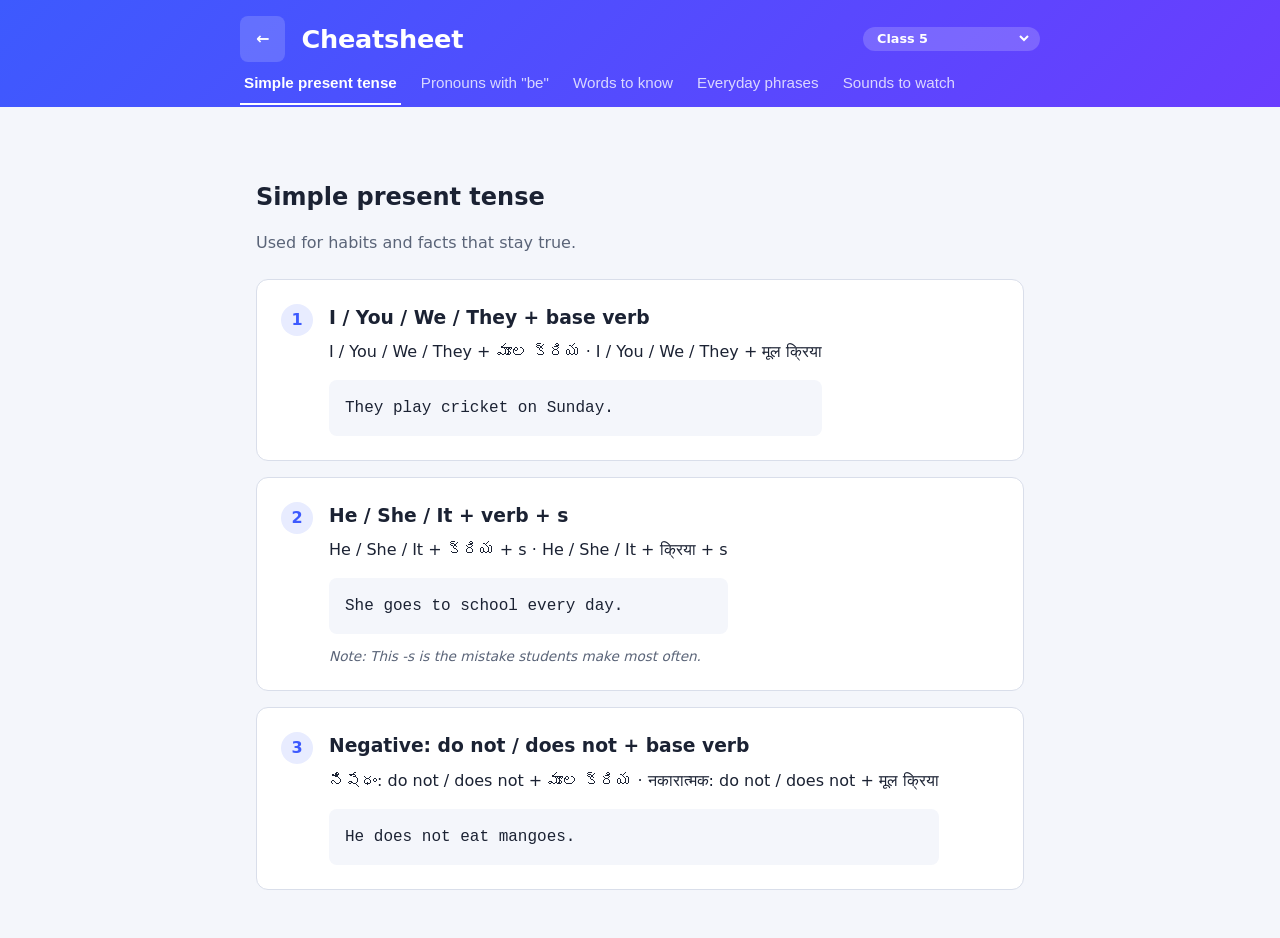
<file: cheatsheet.html>
<!doctype html>
<html lang="en">
<head>
  <meta charset="utf-8">
  <meta name="viewport" content="width=device-width, initial-scale=1">
  <title>Cheatsheet — QuizMaster</title>
  <meta name="description" content="Class reference sheet: grammar rules, vocabulary and phrases in English, Telugu and Hindi.">
  <link rel="stylesheet" href="assets/home.css">
  <link rel="icon" type="image/svg+xml" href="assets/icon.svg">
  <link rel="stylesheet" href="assets/quiz.css">
</head>
<body class="quiz-body">

  <div id="cheatsheet-screen">
    <header class="page-header sticky-header">
      <div class="header-inner">
        <a id="btn-back" class="btn btn-icon" href="index.html" aria-label="Back to setup">←</a>
        <h1 class="page-title mb-0">Cheatsheet</h1>
        <div class="class-badge">
          <label class="sr-only" for="cs-class-select">Class</label>
          <select id="cs-class-select"></select>
        </div>
      </div>
      <div id="cheatsheet-tabs" class="tabs-scrollable mt-2"></div>
    </header>

    <main id="cheatsheet-content" class="cheatsheet-main"></main>
  </div>

<script src="assets/data-loader.js"></script>
  <script src="assets/cheatsheet.js"></script>
  <script>
  (function () {
    'use strict';

    var selectEl  = document.getElementById('cs-class-select');
    var tabsEl    = document.getElementById('cheatsheet-tabs');
    var contentEl = document.getElementById('cheatsheet-content');
    var csData    = null;

    function savedClass() {
      try {
        var cfg = JSON.parse(localStorage.getItem('quizSessionConfig'));
        return cfg && cfg.class ? Number(cfg.class) : null;
      } catch (e) { return null; }
    }

    function requestedClass() {
      var m = /[?&]class=(\d+)/.exec(window.location.search);
      return m ? Number(m[1]) : null;
    }

    function classesWithSheets() {
      if (!csData || !csData.sheets) return [];
      return csData.sheets.map(function (s) { return s.class; }).sort(function (a, b) { return a - b; });
    }

    function buildSelect(selected) {
      var available = classesWithSheets();
      selectEl.innerHTML = '';
      for (var c = 1; c <= 10; c++) {
        var opt = document.createElement('option');
        opt.value = String(c);
        opt.textContent = 'Class ' + c + (available.indexOf(c) === -1 ? ' \u00b7 none yet' : '');
        selectEl.appendChild(opt);
      }
      selectEl.value = String(selected);
    }

    function show(classNumber) {
      var sheet = window.Cheatsheet.findSheet(csData, classNumber);
      if (!sheet) {
        tabsEl.innerHTML = '';
        contentEl.innerHTML = '<div class="cs-section active">' +
          '<h2 class="cs-section-title">Nothing here yet</h2>' +
          '<p class="cs-section-desc">No cheatsheet has been written for Class ' +
          classNumber + ' yet. Try Class ' + (classesWithSheets().join(' or Class ') || '5') + '.</p></div>';
        return;
      }
      window.Cheatsheet.render(sheet, tabsEl, contentEl);
    }

    function start(data) {
      csData = data;
      var initial = requestedClass() || savedClass() || classesWithSheets()[0] || 5;
      buildSelect(initial);
      show(initial);
      selectEl.addEventListener('change', function () {
        show(Number(selectEl.value));
      });
    }

    DataLoader.loadOne('data/en-te-hi-cheatsheet.json', 'data/en-te-hi-cheatsheet.json')
      .then(function (res) { start(res.data); })
      .catch(function (err) {
        contentEl.innerHTML = '<div class="cs-section active">' +
          '<h2 class="cs-section-title">Could not load the cheatsheet</h2>' +
          '<p class="cs-section-desc">Please open this page from the setup screen.</p></div>';
        if (window.console) console.error('[QuizMaster] cheatsheet load failed:', err);
      });
  })();
  </script>
  <!-- Offline Data Fallbacks (Injected by build_offline.py) -->
  <script type="application/json" data-file="data/en-te-hi-cheatsheet.json">
{
  "$schema": "../schemas/cheatsheet.schema.json",
  "schemaVersion": "1.0.0",
  "fileType": "cheatsheet",
  "languages": ["en", "te", "hi"],
  "updated": "2026-08-01",
  "description": "Browsable reference sheets for Class 5 and Class 8. Five sections each, one of every section type.",
  "sheets": [
    {
      "class": 5,
      "title": {
        "en": "Class 5 — English reference sheet",
        "te": "5వ తరగతి — ఆంగ్ల సూచిక పత్రం",
        "hi": "कक्षा 5 — अंग्रेज़ी संदर्भ पत्र"
      },
      "sections": [
        {
          "id": "c5-simple-present",
          "type": "rules",
          "category": "Grammar",
          "title": {
            "en": "Simple present tense",
            "te": "సింపుల్ ప్రెజెంట్ కాలం",
            "hi": "सिंपल प्रेज़ेंट काल"
          },
          "summary": {
            "en": "Used for habits and facts that stay true.",
            "te": "అలవాట్లకు, ఎప్పుడూ నిజమైన విషయాలకు వాడతారు.",
            "hi": "आदतों और हमेशा सच रहने वाली बातों के लिए प्रयोग होता है।"
          },
          "quizLink": { "category": "Grammar", "tags": ["tenses", "beginner"] },
          "items": [
            {
              "id": "c5-sp-1",
              "rule": {
                "en": "I / You / We / They + base verb",
                "te": "I / You / We / They + మూల క్రియ",
                "hi": "I / You / We / They + मूल क्रिया"
              },
              "examples": [
                { "en": "They play cricket on Sunday.", "te": "They play cricket on Sunday.", "hi": "They play cricket on Sunday." }
              ]
            },
            {
              "id": "c5-sp-2",
              "rule": {
                "en": "He / She / It + verb + s",
                "te": "He / She / It + క్రియ + s",
                "hi": "He / She / It + क्रिया + s"
              },
              "examples": [
                { "en": "She goes to school every day.", "te": "She goes to school every day.", "hi": "She goes to school every day." }
              ],
              "note": {
                "en": "This -s is the mistake students make most often.",
                "te": "విద్యార్థులు ఎక్కువగా పొరపాటు చేసేది ఈ -s దగ్గరే.",
                "hi": "छात्र सबसे अधिक ग़लती इसी -s में करते हैं।"
              }
            },
            {
              "id": "c5-sp-3",
              "rule": {
                "en": "Negative: do not / does not + base verb",
                "te": "నిషేధం: do not / does not + మూల క్రియ",
                "hi": "नकारात्मक: do not / does not + मूल क्रिया"
              },
              "examples": [
                { "en": "He does not eat mangoes.", "te": "He does not eat mangoes.", "hi": "He does not eat mangoes." }
              ]
            }
          ]
        },
        {
          "id": "c5-pronoun-table",
          "type": "table",
          "category": "Grammar",
          "title": {
            "en": "Pronouns with \"be\"",
            "te": "\"be\" క్రియతో సర్వనామాలు",
            "hi": "\"be\" के साथ सर्वनाम"
          },
          "quizLink": { "category": "Grammar", "tags": ["beginner", "pronouns"] },
          "columns": [
            { "en": "Pronoun", "te": "సర్వనామం", "hi": "सर्वनाम" },
            { "en": "Present", "te": "వర్తమానం", "hi": "वर्तमान" },
            { "en": "Past", "te": "భూతకాలం", "hi": "भूतकाल" }
          ],
          "rows": [
            [
              { "en": "I", "te": "నేను", "hi": "मैं" },
              { "en": "am", "te": "am", "hi": "am" },
              { "en": "was", "te": "was", "hi": "was" }
            ],
            [
              { "en": "You / We / They", "te": "నువ్వు / మేము / వాళ్ళు", "hi": "तुम / हम / वे" },
              { "en": "are", "te": "are", "hi": "are" },
              { "en": "were", "te": "were", "hi": "were" }
            ],
            [
              { "en": "He / She / It", "te": "అతను / ఆమె / అది", "hi": "वह / यह" },
              { "en": "is", "te": "is", "hi": "is" },
              { "en": "was", "te": "was", "hi": "was" }
            ]
          ]
        },
        {
          "id": "c5-core-vocabulary",
          "type": "vocab-list",
          "category": "Vocabulary Building",
          "title": {
            "en": "Words to know",
            "te": "తెలుసుకోవలసిన పదాలు",
            "hi": "जानने योग्य शब्द"
          },
          "quizLink": { "category": "Vocabulary Building", "tags": ["intermediate"] },
          "items": [
            {
              "term": { "en": "courage", "te": "ధైర్యం", "hi": "साहस" },
              "partOfSpeech": "noun",
              "example": {
                "en": "She showed great courage during the flood.",
                "te": "వరద సమయంలో ఆమె ఎంతో ధైర్యాన్ని చూపింది.",
                "hi": "बाढ़ के समय उसने बहुत साहस दिखाया।"
              },
              "sourceId": "voc-courage"
            },
            {
              "term": { "en": "gather", "te": "సేకరించు", "hi": "इकट्ठा करना" },
              "partOfSpeech": "verb",
              "sourceId": "voc-gather"
            },
            {
              "term": { "en": "generous", "te": "ఉదారమైన", "hi": "उदार" },
              "partOfSpeech": "adjective",
              "sourceId": "voc-generous"
            },
            {
              "term": { "en": "journey", "te": "ప్రయాణం", "hi": "यात्रा" },
              "partOfSpeech": "noun",
              "sourceId": "voc-journey"
            }
          ]
        },
        {
          "id": "c5-everyday-phrases",
          "type": "phrase-list",
          "category": "Phrase Learning",
          "title": {
            "en": "Everyday phrases",
            "te": "నిత్యజీవిత పదబంధాలు",
            "hi": "रोज़मर्रा के वाक्यांश"
          },
          "quizLink": { "category": "Phrase Learning", "tags": ["daily"] },
          "items": [
            {
              "phrase": { "en": "Excuse me", "te": "క్షమించండి", "hi": "सुनिए / माफ़ कीजिए" },
              "meaning": {
                "en": "a polite way to get attention or to pass by",
                "te": "దృష్టిని ఆకర్షించడానికి లేదా పక్కనుంచి వెళ్ళడానికి మర్యాదపూర్వక మాట",
                "hi": "ध्यान खींचने या पास से निकलने का विनम्र तरीका"
              },
              "register": "neutral",
              "sourceId": "phr-excuse-me"
            },
            {
              "phrase": { "en": "By the way", "te": "అన్నట్టు", "hi": "वैसे" },
              "meaning": {
                "en": "used to add something off the main topic",
                "te": "ప్రధాన విషయం కాని దాన్ని జోడించడానికి",
                "hi": "मुख्य विषय से हटकर कुछ जोड़ने के लिए"
              },
              "register": "informal",
              "sourceId": "phr-by-the-way"
            },
            {
              "phrase": { "en": "As soon as possible", "te": "వీలైనంత త్వరగా", "hi": "जितनी जल्दी हो सके" },
              "meaning": {
                "en": "at the earliest time you can manage",
                "te": "సాధ్యమైనంత తొందరగా",
                "hi": "जितना जल्दी संभव हो"
              },
              "register": "neutral",
              "sourceId": "phr-asap"
            }
          ]
        },
        {
          "id": "c5-speaking-tips",
          "type": "tips",
          "category": "Pronunciation Awareness",
          "title": {
            "en": "Sounds to watch",
            "te": "గమనించవలసిన ధ్వనులు",
            "hi": "ध्यान देने योग्य ध्वनियाँ"
          },
          "quizLink": { "category": "Pronunciation Awareness", "tags": ["beginner"] },
          "items": [
            {
              "tip": {
                "en": "\"v\" and \"w\" are different: van and won do not start alike.",
                "te": "\"v\", \"w\" వేరు వేరు: van, won ఒకేలా మొదలవవు.",
                "hi": "\"v\" और \"w\" अलग हैं: van और won की शुरुआत एक जैसी नहीं है।"
              }
            },
            {
              "tip": {
                "en": "The -ed ending is often just a /t/ or /d/ sound, not a full syllable: walked = walkt.",
                "te": "-ed చివర తరచుగా కేవలం /t/ లేదా /d/ ధ్వని మాత్రమే, పూర్తి అక్షరం కాదు: walked = walkt.",
                "hi": "-ed का अंत अक्सर सिर्फ़ /t/ या /d/ ध्वनि होता है, पूरा अक्षर नहीं: walked = walkt।"
              }
            },
            {
              "tip": {
                "en": "Say the final -s in plurals; books without the s sounds like book.",
                "te": "బహువచనంలో చివరి -s ను స్పష్టంగా పలకండి; s లేకుంటే books అనేది book లా వినిపిస్తుంది.",
                "hi": "बहुवचन में अंतिम -s बोलिए; s के बिना books, book जैसा सुनाई देता है।"
              }
            }
          ]
        }
      ]
    },
    {
      "class": 8,
      "title": {
        "en": "Class 8 — English reference sheet",
        "te": "8వ తరగతి — ఆంగ్ల సూచిక పత్రం",
        "hi": "कक्षा 8 — अंग्रेज़ी संदर्भ पत्र"
      },
      "sections": [
        {
          "id": "c8-tense-overview",
          "type": "table",
          "category": "Grammar",
          "title": {
            "en": "Tense overview",
            "te": "కాలాల సమగ్ర పట్టిక",
            "hi": "काल की सारणी"
          },
          "summary": {
            "en": "The six tenses used most often in Class 8 writing.",
            "te": "8వ తరగతి రచనలో ఎక్కువగా వాడే ఆరు కాలాలు.",
            "hi": "कक्षा 8 के लेखन में सबसे अधिक प्रयोग होने वाले छह काल।"
          },
          "quizLink": { "category": "Grammar", "tags": ["tenses", "advanced"] },
          "columns": [
            { "en": "Tense", "te": "కాలం", "hi": "काल" },
            { "en": "Form", "te": "రూపం", "hi": "रूप" },
            { "en": "Example", "te": "ఉదాహరణ", "hi": "उदाहरण" }
          ],
          "rows": [
            [
              { "en": "Simple present", "te": "సింపుల్ ప్రెజెంట్", "hi": "सिंपल प्रेज़ेंट" },
              { "en": "verb / verb + s", "te": "క్రియ / క్రియ + s", "hi": "क्रिया / क्रिया + s" },
              { "en": "She writes daily.", "te": "She writes daily.", "hi": "She writes daily." }
            ],
            [
              { "en": "Present continuous", "te": "ప్రెజెంట్ కంటిన్యువస్", "hi": "प्रेज़ेंट कंटीन्यूअस" },
              { "en": "is / am / are + verb-ing", "te": "is / am / are + క్రియ-ing", "hi": "is / am / are + क्रिया-ing" },
              { "en": "She is writing now.", "te": "She is writing now.", "hi": "She is writing now." }
            ],
            [
              { "en": "Present perfect", "te": "ప్రెజెంట్ పర్ఫెక్ట్", "hi": "प्रेज़ेंट परफ़ेक्ट" },
              { "en": "has / have + past participle", "te": "has / have + భూతకృదంతం", "hi": "has / have + भूतकालिक कृदंत" },
              { "en": "She has written it.", "te": "She has written it.", "hi": "She has written it." }
            ],
            [
              { "en": "Simple past", "te": "సింపుల్ పాస్ట్", "hi": "सिंपल पास्ट" },
              { "en": "verb + ed / irregular form", "te": "క్రియ + ed / అక్రమ రూపం", "hi": "क्रिया + ed / अनियमित रूप" },
              { "en": "She wrote yesterday.", "te": "She wrote yesterday.", "hi": "She wrote yesterday." }
            ],
            [
              { "en": "Past continuous", "te": "పాస్ట్ కంటిన్యువస్", "hi": "पास्ट कंटीन्यूअस" },
              { "en": "was / were + verb-ing", "te": "was / were + క్రియ-ing", "hi": "was / were + क्रिया-ing" },
              { "en": "She was writing then.", "te": "She was writing then.", "hi": "She was writing then." }
            ],
            [
              { "en": "Simple future", "te": "సింపుల్ ఫ్యూచర్", "hi": "सिंपल फ़्यूचर" },
              { "en": "will + base verb", "te": "will + మూల క్రియ", "hi": "will + मूल क्रिया" },
              { "en": "She will write tomorrow.", "te": "She will write tomorrow.", "hi": "She will write tomorrow." }
            ]
          ]
        },
        {
          "id": "c8-active-passive",
          "type": "rules",
          "category": "Grammar",
          "title": {
            "en": "Active to passive voice",
            "te": "కర్తరి నుండి కర్మణి వాక్యం",
            "hi": "कर्तृवाच्य से कर्मवाच्य"
          },
          "quizLink": { "category": "Grammar", "tags": ["voice", "advanced"] },
          "items": [
            {
              "id": "c8-ap-1",
              "rule": {
                "en": "Object becomes the subject, verb becomes be + past participle, old subject follows \"by\".",
                "te": "కర్మ కర్తగా మారుతుంది, క్రియ be + భూతకృదంతం అవుతుంది, పాత కర్త \"by\" తర్వాత వస్తుంది.",
                "hi": "कर्म कर्ता बन जाता है, क्रिया be + भूतकालिक कृदंत हो जाती है, पुराना कर्ता \"by\" के बाद आता है।"
              },
              "examples": [
                { "en": "Ravi wrote the letter. → The letter was written by Ravi.", "te": "Ravi wrote the letter. → The letter was written by Ravi.", "hi": "Ravi wrote the letter. → The letter was written by Ravi." }
              ]
            },
            {
              "id": "c8-ap-2",
              "rule": {
                "en": "The tense of the original verb is carried by \"be\", not by the participle.",
                "te": "మూల క్రియ కాలం \"be\" ద్వారా వ్యక్తమవుతుంది, భూతకృదంతం ద్వారా కాదు.",
                "hi": "मूल क्रिया का काल \"be\" से व्यक्त होता है, कृदंत से नहीं।"
              },
              "examples": [
                { "en": "They are cleaning the hall. → The hall is being cleaned.", "te": "They are cleaning the hall. → The hall is being cleaned.", "hi": "They are cleaning the hall. → The hall is being cleaned." }
              ],
              "note": {
                "en": "Drop \"by them / by people\" when the doer is obvious or unimportant.",
                "te": "చేసినవారు స్పష్టంగా ఉన్నప్పుడు లేదా ముఖ్యం కానప్పుడు \"by them / by people\" ను వదిలేయండి.",
                "hi": "जब करने वाला स्पष्ट या अमहत्वपूर्ण हो तो \"by them / by people\" हटा दीजिए।"
              }
            }
          ]
        },
        {
          "id": "c8-register-phrases",
          "type": "phrase-list",
          "category": "Formal vs Informal English",
          "title": {
            "en": "Informal phrase → formal equivalent",
            "te": "అనధికారిక పదబంధం → అధికారిక రూపం",
            "hi": "अनौपचारिक वाक्यांश → औपचारिक रूप"
          },
          "summary": {
            "en": "Use the formal column in letters, applications and exam answers.",
            "te": "ఉత్తరాలు, దరఖాస్తులు, పరీక్ష సమాధానాలలో అధికారిక వరుసను వాడండి.",
            "hi": "पत्रों, आवेदनों और परीक्षा उत्तरों में औपचारिक स्तंभ का प्रयोग कीजिए।"
          },
          "quizLink": { "category": "Formal vs Informal English", "tags": ["register", "advanced"] },
          "items": [
            {
              "phrase": { "en": "By the way → Incidentally", "te": "By the way → Incidentally", "hi": "By the way → Incidentally" },
              "meaning": {
                "en": "adds a side point",
                "te": "అనుబంధ అంశాన్ని జోడిస్తుంది",
                "hi": "एक अतिरिक्त बात जोड़ता है"
              },
              "register": "formal",
              "sourceId": "phr-by-the-way"
            },
            {
              "phrase": { "en": "In a nutshell → In summary", "te": "In a nutshell → In summary", "hi": "In a nutshell → In summary" },
              "meaning": {
                "en": "states something briefly",
                "te": "క్లుప్తంగా చెబుతుంది",
                "hi": "संक्षेप में बताता है"
              },
              "register": "formal",
              "sourceId": "phr-in-a-nutshell"
            },
            {
              "phrase": { "en": "To be honest → Frankly speaking", "te": "To be honest → Frankly speaking", "hi": "To be honest → Frankly speaking" },
              "meaning": {
                "en": "introduces your real opinion",
                "te": "మీ నిజమైన అభిప్రాయాన్ని పరిచయం చేస్తుంది",
                "hi": "आपकी असली राय प्रस्तुत करता है"
              },
              "register": "formal",
              "sourceId": "phr-to-be-honest"
            },
            {
              "phrase": { "en": "At the end of the day → Ultimately", "te": "At the end of the day → Ultimately", "hi": "At the end of the day → Ultimately" },
              "meaning": {
                "en": "states the final, most important point",
                "te": "చివరి, అత్యంత ముఖ్యమైన అంశాన్ని చెబుతుంది",
                "hi": "अंतिम, सबसे महत्वपूर्ण बात कहता है"
              },
              "register": "formal",
              "sourceId": "phr-end-of-the-day"
            }
          ]
        },
        {
          "id": "c8-common-errors",
          "type": "rules",
          "category": "Error Correction",
          "title": {
            "en": "Mistakes to check before you submit",
            "te": "సమర్పించే ముందు తనిఖీ చేయవలసిన పొరపాట్లు",
            "hi": "जमा करने से पहले जाँचने योग्य ग़लतियाँ"
          },
          "quizLink": { "category": "Error Correction", "tags": ["advanced", "agreement"] },
          "items": [
            {
              "id": "c8-err-1",
              "rule": {
                "en": "\"Neither\", \"either\", \"each\" and \"every\" take a singular verb.",
                "te": "\"Neither\", \"either\", \"each\", \"every\" లతో ఏకవచన క్రియ వస్తుంది.",
                "hi": "\"Neither\", \"either\", \"each\", \"every\" के साथ एकवचन क्रिया आती है।"
              },
              "examples": [
                { "en": "Each of the girls has a badge.", "te": "Each of the girls has a badge.", "hi": "Each of the girls has a badge." }
              ]
            },
            {
              "id": "c8-err-2",
              "rule": {
                "en": "After \"did\", \"does\" and \"do\", the main verb stays in its base form.",
                "te": "\"did\", \"does\", \"do\" తర్వాత ప్రధాన క్రియ మూల రూపంలోనే ఉంటుంది.",
                "hi": "\"did\", \"does\", \"do\" के बाद मुख्य क्रिया मूल रूप में रहती है।"
              },
              "examples": [
                { "en": "Where did you go? (not: Where did you went?)", "te": "Where did you go? (not: Where did you went?)", "hi": "Where did you go? (not: Where did you went?)" }
              ]
            },
            {
              "id": "c8-err-3",
              "rule": {
                "en": "\"Since\" marks a point in time; \"for\" marks a length of time.",
                "te": "\"Since\" ఒక కాల బిందువును, \"for\" కాల వ్యవధిని సూచిస్తుంది.",
                "hi": "\"Since\" समय का एक बिंदु बताता है; \"for\" समय की अवधि बताता है।"
              },
              "examples": [
                { "en": "since 2019 / for three years", "te": "since 2019 / for three years", "hi": "since 2019 / for three years" }
              ]
            }
          ]
        },
        {
          "id": "c8-silent-letters",
          "type": "tips",
          "category": "Pronunciation Awareness",
          "title": {
            "en": "Silent letters",
            "te": "ఉచ్చరించని అక్షరాలు",
            "hi": "मौन अक्षर"
          },
          "quizLink": { "category": "Pronunciation Awareness", "tags": ["silent-letters", "advanced"] },
          "items": [
            {
              "tip": {
                "en": "kn- : the k is silent — knife, knee, knock, know.",
                "te": "kn- : k ను పలకరు — knife, knee, knock, know.",
                "hi": "kn- : k मौन रहता है — knife, knee, knock, know।"
              }
            },
            {
              "tip": {
                "en": "-mb at the end: the b is silent — comb, thumb, climb, lamb.",
                "te": "పదాంతంలో -mb: b ను పలకరు — comb, thumb, climb, lamb.",
                "hi": "अंत में -mb: b मौन रहता है — comb, thumb, climb, lamb।"
              }
            },
            {
              "tip": {
                "en": "wr- : the w is silent — write, wrong, wrist.",
                "te": "wr- : w ను పలకరు — write, wrong, wrist.",
                "hi": "wr- : w मौन रहता है — write, wrong, wrist।"
              }
            },
            {
              "tip": {
                "en": "-tle, -ten: the t is often silent — castle, listen, often.",
                "te": "-tle, -ten: t తరచుగా వినిపించదు — castle, listen, often.",
                "hi": "-tle, -ten: t अक्सर मौन होता है — castle, listen, often।"
              }
            }
          ]
        }
      ]
    }
  ]
}
  </script>

  <!-- End Offline Data -->
</body>
</html>
</file>
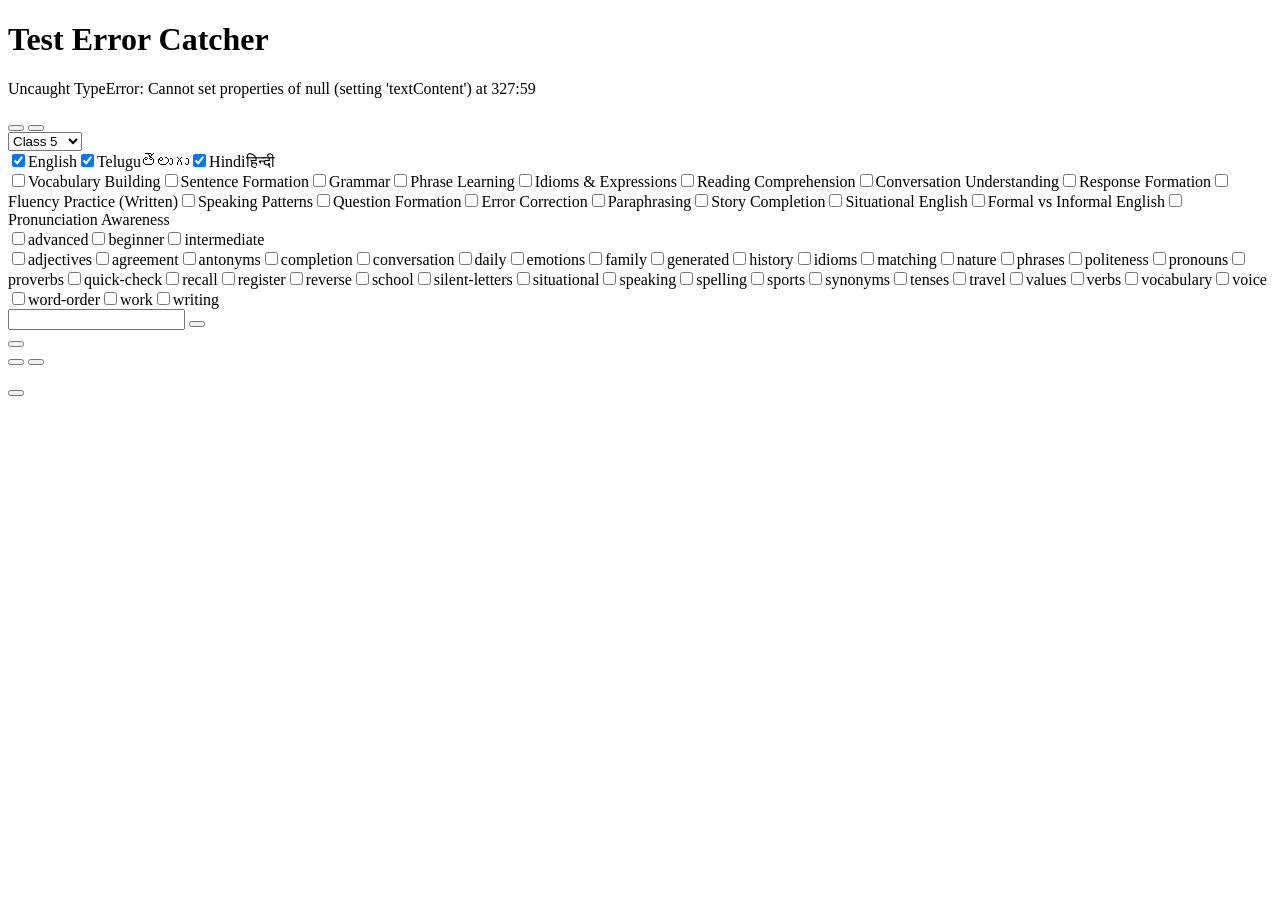
<file: test_home.html>
<!DOCTYPE html>
<html>
<body>
  <h1>Test Error Catcher</h1>
  <div id="errors"></div>
  <script>
    window.onerror = function(msg, url, line, col, error) {
      document.getElementById('errors').innerHTML += '<p>' + msg + ' at ' + line + ':' + col + '</p>';
      return false;
    };
  </script>
  <!-- Mock some DOM elements to let init() run -->
  <div id="sourceNote"></div>
  <div id="restoreBanner"></div>
  <div id="restoreBannerText"></div>
  <button id="restoreBtn"></button>
  <button id="dismissRestoreBtn"></button>
  <form id="sessionForm"></form>
  <select id="classSelect"></select>
  <div id="languageChips"></div>
  <div id="languageError"></div>
  <div id="categoryGrid"></div>
  <div id="difficultyChips"></div>
  <div id="topicChips"></div>
  <div id="customChips"></div>
  <input id="customTagInput">
  <button id="addTagBtn"></button>
  <div id="customTagError"></div>
  <div id="studentList"></div>
  <div id="studentsError"></div>
  <div id="studentModeHint"></div>
  <button id="addStudentBtn"></button>
  <div id="summary"></div>
  <button id="startBtn"></button>
  <button id="resetBtn"></button>
  <div id="handoffPanel"></div>
  <pre id="handoffJson"></pre>
  <button id="closeHandoffBtn"></button>
  <template id="studentTemplate">
    <article><div class="student-fields" data-role="fields"></div></article>
  </template>

  <script src="assets/home.js"></script>
</body>
</html>
</file>
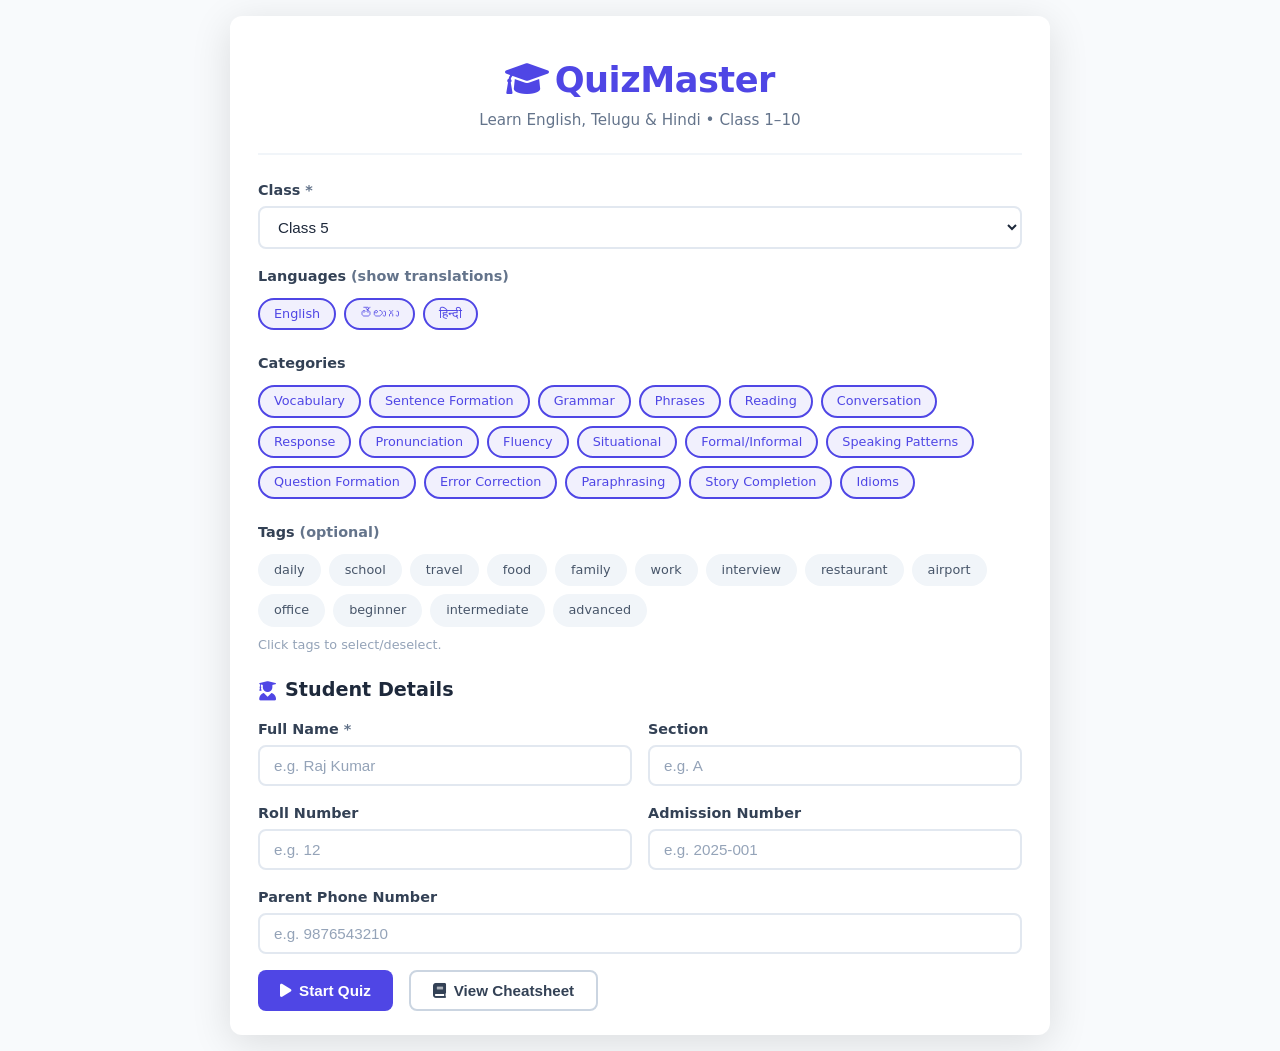
<file: legacy/quizmaster-v1.html>
<!DOCTYPE html>
<html lang="en">
<head>
    <meta charset="UTF-8" />
    <meta name="viewport" content="width=device-width, initial-scale=1.0" />
    <title>Student Quiz App</title>
    <!-- Font Awesome for icons -->
    <link rel="stylesheet" href="https://cdnjs.cloudflare.com/ajax/libs/font-awesome/6.0.0-beta3/css/all.min.css" />
    <style>
        /* ===== RESET & BASE ===== */
        *,
        *::before,
        *::after {
            box-sizing: border-box;
            margin: 0;
            padding: 0;
        }
        :root {
            --primary: #4f46e5;
            --primary-dark: #3730a3;
            --primary-light: #818cf8;
            --success: #22c55e;
            --danger: #ef4444;
            --warning: #f59e0b;
            --gray-50: #f8fafc;
            --gray-100: #f1f5f9;
            --gray-200: #e2e8f0;
            --gray-300: #cbd5e1;
            --gray-400: #94a3b8;
            --gray-500: #64748b;
            --gray-600: #475569;
            --gray-700: #334155;
            --gray-800: #1e293b;
            --gray-900: #0f172a;
            --radius: 12px;
            --shadow: 0 4px 24px rgba(0, 0, 0, 0.08);
            --shadow-lg: 0 8px 40px rgba(0, 0, 0, 0.12);
            --transition: 0.3s cubic-bezier(0.4, 0, 0.2, 1);
        }
        html {
            scroll-behavior: smooth;
        }
        body {
            font-family: 'Segoe UI', system-ui, -apple-system, sans-serif;
            background: var(--gray-50);
            color: var(--gray-800);
            line-height: 1.6;
            min-height: 100vh;
            padding: 16px;
        }
        .app-container {
            max-width: 820px;
            margin: 0 auto;
            background: #fff;
            border-radius: var(--radius);
            box-shadow: var(--shadow-lg);
            overflow: hidden;
            min-height: 92vh;
            padding: 24px 28px;
            position: relative;
        }
        @media (max-width: 600px) {
            .app-container {
                padding: 16px;
                min-height: 96vh;
                border-radius: 8px;
            }
            body {
                padding: 8px;
            }
        }

        /* ===== TYPOGRAPHY ===== */
        h1,
        h2,
        h3,
        h4 {
            font-weight: 700;
            line-height: 1.2;
        }
        h1 {
            font-size: 1.8rem;
            color: var(--gray-900);
        }
        h2 {
            font-size: 1.4rem;
            color: var(--gray-800);
        }
        h3 {
            font-size: 1.1rem;
            color: var(--gray-700);
        }
        a {
            color: var(--primary);
            text-decoration: none;
        }
        .text-muted {
            color: var(--gray-500);
            font-size: 0.9rem;
        }
        .text-sm {
            font-size: 0.85rem;
        }
        .text-center {
            text-align: center;
        }
        .mt-1 {
            margin-top: 8px;
        }
        .mt-2 {
            margin-top: 16px;
        }
        .mt-3 {
            margin-top: 24px;
        }
        .mb-1 {
            margin-bottom: 8px;
        }
        .mb-2 {
            margin-bottom: 16px;
        }
        .mb-3 {
            margin-bottom: 24px;
        }

        /* ===== BUTTONS ===== */
        .btn {
            display: inline-flex;
            align-items: center;
            justify-content: center;
            gap: 8px;
            padding: 10px 22px;
            border: none;
            border-radius: 8px;
            font-size: 0.95rem;
            font-weight: 600;
            cursor: pointer;
            transition: var(--transition);
            background: var(--gray-200);
            color: var(--gray-700);
            text-decoration: none;
            min-width: 80px;
        }
        .btn:hover {
            transform: translateY(-1px);
            box-shadow: 0 4px 12px rgba(0, 0, 0, 0.12);
        }
        .btn:active {
            transform: scale(0.97);
        }
        .btn-primary {
            background: var(--primary);
            color: #fff;
        }
        .btn-primary:hover {
            background: var(--primary-dark);
        }
        .btn-success {
            background: var(--success);
            color: #fff;
        }
        .btn-success:hover {
            background: #16a34a;
        }
        .btn-danger {
            background: var(--danger);
            color: #fff;
        }
        .btn-danger:hover {
            background: #dc2626;
        }
        .btn-warning {
            background: var(--warning);
            color: #fff;
        }
        .btn-warning:hover {
            background: #d97706;
        }
        .btn-outline {
            background: transparent;
            border: 2px solid var(--gray-300);
            color: var(--gray-700);
        }
        .btn-outline:hover {
            border-color: var(--primary);
            color: var(--primary);
            background: var(--gray-50);
        }
        .btn-sm {
            padding: 6px 14px;
            font-size: 0.82rem;
        }
        .btn-block {
            width: 100%;
            justify-content: center;
        }
        .btn:disabled {
            opacity: 0.5;
            cursor: not-allowed;
            transform: none !important;
        }

        /* ===== FORM ELEMENTS ===== */
        .form-group {
            margin-bottom: 16px;
        }
        .form-group label {
            display: block;
            font-weight: 600;
            font-size: 0.9rem;
            margin-bottom: 4px;
            color: var(--gray-700);
        }
        .form-group .hint {
            font-size: 0.8rem;
            color: var(--gray-400);
            margin-top: 2px;
        }
        .form-control {
            width: 100%;
            padding: 10px 14px;
            border: 2px solid var(--gray-200);
            border-radius: 8px;
            font-size: 0.95rem;
            transition: var(--transition);
            background: #fff;
            color: var(--gray-800);
        }
        .form-control:focus {
            outline: none;
            border-color: var(--primary);
            box-shadow: 0 0 0 3px rgba(79, 70, 229, 0.15);
        }
        .form-control::placeholder {
            color: var(--gray-400);
        }
        select.form-control {
            appearance: auto;
            cursor: pointer;
        }
        .form-row {
            display: grid;
            grid-template-columns: 1fr 1fr;
            gap: 16px;
        }
        @media (max-width: 500px) {
            .form-row {
                grid-template-columns: 1fr;
                gap: 8px;
            }
        }

        /* ===== CARD / PANEL ===== */
        .card {
            background: #fff;
            border-radius: var(--radius);
            padding: 20px 24px;
            box-shadow: var(--shadow);
            border: 1px solid var(--gray-200);
            margin-bottom: 16px;
        }
        .card-header {
            display: flex;
            align-items: center;
            justify-content: space-between;
            flex-wrap: wrap;
            gap: 12px;
            margin-bottom: 12px;
            padding-bottom: 10px;
            border-bottom: 1px solid var(--gray-200);
        }
        .card-header h3 {
            margin: 0;
        }
        .badge {
            display: inline-block;
            padding: 2px 12px;
            border-radius: 20px;
            font-size: 0.75rem;
            font-weight: 600;
            background: var(--gray-200);
            color: var(--gray-700);
        }
        .badge-primary {
            background: var(--primary);
            color: #fff;
        }
        .badge-success {
            background: var(--success);
            color: #fff;
        }
        .badge-danger {
            background: var(--danger);
            color: #fff;
        }
        .badge-warning {
            background: var(--warning);
            color: #fff;
        }

        /* ===== HOMEPAGE ===== */
        .home-header {
            text-align: center;
            padding: 12px 0 20px;
            border-bottom: 2px solid var(--gray-100);
            margin-bottom: 24px;
        }
        .home-header .logo {
            font-size: 2.2rem;
            font-weight: 800;
            color: var(--primary);
            letter-spacing: -0.5px;
        }
        .home-header .logo i {
            margin-right: 6px;
        }
        .home-header .sub {
            color: var(--gray-500);
            font-size: 0.95rem;
        }

        .tag-group {
            display: flex;
            flex-wrap: wrap;
            gap: 8px;
            padding: 6px 0;
        }
        .tag-group .tag {
            padding: 4px 14px;
            border-radius: 20px;
            background: var(--gray-100);
            font-size: 0.8rem;
            font-weight: 500;
            color: var(--gray-600);
            cursor: pointer;
            border: 2px solid transparent;
            transition: var(--transition);
            user-select: none;
        }
        .tag-group .tag:hover {
            background: var(--gray-200);
        }
        .tag-group .tag.active {
            border-color: var(--primary);
            background: rgba(79, 70, 229, 0.08);
            color: var(--primary);
        }

        /* ===== QUIZ ===== */
        .quiz-topbar {
            display: flex;
            align-items: center;
            justify-content: space-between;
            flex-wrap: wrap;
            gap: 10px;
            padding-bottom: 12px;
            border-bottom: 2px solid var(--gray-100);
            margin-bottom: 20px;
        }
        .quiz-topbar .info {
            display: flex;
            align-items: center;
            gap: 18px;
            flex-wrap: wrap;
            font-size: 0.9rem;
        }
        .quiz-topbar .info .stat {
            display: flex;
            align-items: center;
            gap: 4px;
            background: var(--gray-100);
            padding: 4px 14px;
            border-radius: 20px;
            font-weight: 600;
        }
        .quiz-topbar .info .stat i {
            font-size: 0.9rem;
            color: var(--gray-500);
        }
        .quiz-topbar .info .stat.score {
            background: rgba(34, 197, 94, 0.12);
            color: var(--success);
        }
        .quiz-topbar .info .stat.wrong {
            background: rgba(239, 68, 68, 0.10);
            color: var(--danger);
        }
        .quiz-topbar .info .stat.timer {
            background: rgba(245, 158, 11, 0.10);
            color: var(--warning);
        }
        .quiz-topbar .actions {
            display: flex;
            gap: 8px;
            flex-wrap: wrap;
        }

        .question-box {
            padding: 8px 0 16px;
        }
        .question-box .q-number {
            font-size: 0.85rem;
            color: var(--gray-400);
            font-weight: 600;
            letter-spacing: 0.3px;
        }
        .question-box .q-text {
            font-size: 1.25rem;
            font-weight: 600;
            margin: 8px 0 4px;
            color: var(--gray-900);
        }
        .question-box .q-translations {
            display: flex;
            flex-wrap: wrap;
            gap: 12px;
            font-size: 0.95rem;
            color: var(--gray-600);
            background: var(--gray-50);
            padding: 10px 16px;
            border-radius: 8px;
            margin: 8px 0 12px;
            border-left: 4px solid var(--primary-light);
        }
        .question-box .q-translations span {
            display: inline-flex;
            align-items: center;
            gap: 4px;
        }
        .question-box .q-translations .lang-label {
            font-weight: 600;
            color: var(--gray-500);
            font-size: 0.75rem;
            text-transform: uppercase;
        }
        .question-box .q-meta {
            display: flex;
            flex-wrap: wrap;
            gap: 8px;
            margin: 6px 0 14px;
        }
        .question-box .q-meta .badge {
            font-size: 0.7rem;
        }

        /* ===== OPTIONS ===== */
        .options-grid {
            display: grid;
            grid-template-columns: 1fr 1fr;
            gap: 10px;
            margin: 16px 0;
        }
        @media (max-width: 500px) {
            .options-grid {
                grid-template-columns: 1fr;
            }
        }
        .option-item {
            padding: 14px 18px;
            border: 2px solid var(--gray-200);
            border-radius: 10px;
            cursor: pointer;
            transition: var(--transition);
            font-weight: 500;
            background: #fff;
            display: flex;
            align-items: center;
            gap: 10px;
            position: relative;
        }
        .option-item:hover:not(.disabled) {
            border-color: var(--primary-light);
            background: var(--gray-50);
            transform: translateY(-1px);
        }
        .option-item .opt-letter {
            width: 28px;
            height: 28px;
            border-radius: 50%;
            background: var(--gray-100);
            display: flex;
            align-items: center;
            justify-content: center;
            font-weight: 700;
            font-size: 0.8rem;
            color: var(--gray-600);
            flex-shrink: 0;
        }
        .option-item .opt-text {
            flex: 1;
        }
        .option-item.correct {
            border-color: var(--success);
            background: rgba(34, 197, 94, 0.08);
        }
        .option-item.correct .opt-letter {
            background: var(--success);
            color: #fff;
        }
        .option-item.wrong {
            border-color: var(--danger);
            background: rgba(239, 68, 68, 0.08);
        }
        .option-item.wrong .opt-letter {
            background: var(--danger);
            color: #fff;
        }
        .option-item.disabled {
            cursor: default;
            opacity: 0.7;
        }
        .option-item.disabled:hover {
            transform: none !important;
        }
        .option-item.selected {
            border-color: var(--primary);
            background: rgba(79, 70, 229, 0.06);
        }
        .option-item.selected .opt-letter {
            background: var(--primary);
            color: #fff;
        }
        .option-item .opt-feedback {
            position: absolute;
            right: 12px;
            font-size: 1.1rem;
        }

        /* ===== FLIP CARD ===== */
        .flip-card-container {
            perspective: 800px;
            margin: 16px 0;
        }
        .flip-card {
            position: relative;
            width: 100%;
            transition: transform 0.5s;
            transform-style: preserve-3d;
            cursor: pointer;
            min-height: 120px;
        }
        .flip-card.flipped {
            transform: rotateY(180deg);
        }
        .flip-card .front,
        .flip-card .back {
            position: absolute;
            width: 100%;
            backface-visibility: hidden;
            padding: 24px;
            border-radius: var(--radius);
            border: 2px solid var(--gray-200);
            background: #fff;
            min-height: 120px;
            display: flex;
            align-items: center;
            justify-content: center;
            text-align: center;
        }
        .flip-card .back {
            transform: rotateY(180deg);
            flex-direction: column;
            gap: 12px;
        }
        .flip-card .back .options-grid {
            width: 100%;
            grid-template-columns: 1fr 1fr;
        }
        @media (max-width: 500px) {
            .flip-card .back .options-grid {
                grid-template-columns: 1fr;
            }
        }

        /* ===== DRAG & DROP ===== */
        .drag-zone {
            display: flex;
            flex-wrap: wrap;
            gap: 12px;
            padding: 16px;
            border: 2px dashed var(--gray-300);
            border-radius: var(--radius);
            min-height: 80px;
            background: var(--gray-50);
            align-items: center;
            justify-content: center;
            transition: var(--transition);
            margin: 12px 0;
        }
        .drag-zone.drag-over {
            border-color: var(--primary);
            background: rgba(79, 70, 229, 0.04);
        }
        .drag-zone .drag-item {
            padding: 10px 18px;
            background: #fff;
            border: 2px solid var(--gray-200);
            border-radius: 8px;
            cursor: grab;
            font-weight: 500;
            transition: var(--transition);
            user-select: none;
        }
        .drag-zone .drag-item:hover {
            border-color: var(--primary-light);
        }
        .drag-zone .drag-item:active {
            cursor: grabbing;
        }
        .drag-zone .drag-item.dragging {
            opacity: 0.4;
        }
        .drag-zone .drag-item.placed {
            border-color: var(--success);
            background: rgba(34, 197, 94, 0.06);
            cursor: default;
        }
        .drop-target {
            padding: 12px 18px;
            border: 2px dashed var(--gray-300);
            border-radius: 8px;
            min-width: 120px;
            min-height: 52px;
            display: inline-flex;
            align-items: center;
            justify-content: center;
            background: var(--gray-50);
            font-weight: 500;
            color: var(--gray-400);
            transition: var(--transition);
        }
        .drop-target.drag-over {
            border-color: var(--primary);
            background: rgba(79, 70, 229, 0.04);
        }
        .drop-target.filled {
            border-style: solid;
            border-color: var(--success);
            background: rgba(34, 197, 94, 0.06);
            color: var(--gray-800);
        }

        /* ===== MATCH PAIRS ===== */
        .match-grid {
            display: grid;
            grid-template-columns: 1fr 1fr;
            gap: 16px;
            margin: 16px 0;
        }
        @media (max-width: 500px) {
            .match-grid {
                grid-template-columns: 1fr;
            }
        }
        .match-col {
            display: flex;
            flex-direction: column;
            gap: 8px;
        }
        .match-item {
            padding: 12px 16px;
            border: 2px solid var(--gray-200);
            border-radius: 8px;
            cursor: pointer;
            transition: var(--transition);
            font-weight: 500;
            background: #fff;
            text-align: center;
        }
        .match-item:hover:not(.matched) {
            border-color: var(--primary-light);
        }
        .match-item.selected {
            border-color: var(--primary);
            background: rgba(79, 70, 229, 0.06);
        }
        .match-item.matched {
            border-color: var(--success);
            background: rgba(34, 197, 94, 0.08);
            cursor: default;
            opacity: 0.7;
        }
        .match-item.wrong-match {
            border-color: var(--danger);
            background: rgba(239, 68, 68, 0.08);
            animation: shake 0.3s;
        }
        @keyframes shake {
            0%,
            100% {
                transform: translateX(0);
            }
            25% {
                transform: translateX(-6px);
            }
            75% {
                transform: translateX(6px);
            }
        }

        /* ===== TRUE/FALSE ===== */
        .tf-grid {
            display: grid;
            grid-template-columns: 1fr 1fr;
            gap: 16px;
            margin: 16px 0;
        }
        .tf-btn {
            padding: 18px;
            border: 2px solid var(--gray-200);
            border-radius: var(--radius);
            background: #fff;
            font-size: 1.1rem;
            font-weight: 700;
            cursor: pointer;
            transition: var(--transition);
            text-align: center;
        }
        .tf-btn:hover:not(.disabled) {
            border-color: var(--primary-light);
            transform: translateY(-2px);
        }
        .tf-btn.correct {
            border-color: var(--success);
            background: rgba(34, 197, 94, 0.08);
            color: var(--success);
        }
        .tf-btn.wrong {
            border-color: var(--danger);
            background: rgba(239, 68, 68, 0.08);
            color: var(--danger);
        }
        .tf-btn.disabled {
            cursor: default;
            opacity: 0.6;
        }

        /* ===== RESULTS ===== */
        .result-summary {
            display: grid;
            grid-template-columns: repeat(auto-fit, minmax(120px, 1fr));
            gap: 16px;
            margin: 16px 0 24px;
        }
        .result-stat {
            background: var(--gray-50);
            padding: 16px;
            border-radius: var(--radius);
            text-align: center;
            border: 1px solid var(--gray-200);
        }
        .result-stat .num {
            font-size: 2rem;
            font-weight: 800;
            color: var(--gray-900);
        }
        .result-stat .label {
            font-size: 0.8rem;
            color: var(--gray-500);
            font-weight: 600;
            text-transform: uppercase;
            letter-spacing: 0.3px;
        }
        .result-stat.green .num {
            color: var(--success);
        }
        .result-stat.red .num {
            color: var(--danger);
        }
        .result-stat.amber .num {
            color: var(--warning);
        }
        .result-stat.blue .num {
            color: var(--primary);
        }

        .result-detail {
            margin-top: 16px;
            max-height: 400px;
            overflow-y: auto;
            border-top: 1px solid var(--gray-200);
            padding-top: 16px;
        }
        .result-detail .q-item {
            display: flex;
            align-items: flex-start;
            gap: 12px;
            padding: 10px 0;
            border-bottom: 1px solid var(--gray-100);
            font-size: 0.9rem;
        }
        .result-detail .q-item .icon {
            font-size: 1.2rem;
            margin-top: 2px;
            min-width: 28px;
        }
        .result-detail .q-item .q-detail {
            flex: 1;
        }
        .result-detail .q-item .q-detail .q-text-sm {
            font-weight: 500;
        }
        .result-detail .q-item .q-detail .q-answer {
            font-size: 0.8rem;
            color: var(--gray-500);
        }

        /* ===== CHEATSHEET ===== */
        .cheatsheet-grid {
            display: grid;
            grid-template-columns: 1fr 1fr;
            gap: 16px;
        }
        @media (max-width: 550px) {
            .cheatsheet-grid {
                grid-template-columns: 1fr;
            }
        }
        .cheatsheet-card {
            background: var(--gray-50);
            border-radius: var(--radius);
            padding: 16px;
            border: 1px solid var(--gray-200);
        }
        .cheatsheet-card h4 {
            color: var(--primary);
            font-size: 0.95rem;
            margin-bottom: 6px;
            border-bottom: 1px solid var(--gray-200);
            padding-bottom: 6px;
        }
        .cheatsheet-card ul {
            list-style: none;
            padding: 0;
            margin: 6px 0 0;
        }
        .cheatsheet-card ul li {
            padding: 4px 0;
            font-size: 0.9rem;
            border-bottom: 1px solid var(--gray-100);
            display: flex;
            justify-content: space-between;
            gap: 8px;
        }
        .cheatsheet-card ul li .en {
            font-weight: 500;
        }
        .cheatsheet-card ul li .te {
            color: var(--gray-500);
        }

        /* ===== RESPONSIVE HELPERS ===== */
        .flex {
            display: flex;
        }
        .flex-center {
            align-items: center;
            justify-content: center;
        }
        .flex-between {
            display: flex;
            align-items: center;
            justify-content: space-between;
            flex-wrap: wrap;
            gap: 12px;
        }
        .gap-1 {
            gap: 8px;
        }
        .gap-2 {
            gap: 16px;
        }
        .hidden {
            display: none !important;
        }
        .w-full {
            width: 100%;
        }

        .section-title {
            font-size: 1.2rem;
            font-weight: 700;
            margin: 20px 0 12px;
            color: var(--gray-800);
            display: flex;
            align-items: center;
            gap: 8px;
        }
        .section-title i {
            color: var(--primary);
        }

        /* scrollbar */
        ::-webkit-scrollbar {
            width: 6px;
            height: 6px;
        }
        ::-webkit-scrollbar-track {
            background: var(--gray-100);
        }
        ::-webkit-scrollbar-thumb {
            background: var(--gray-300);
            border-radius: 10px;
        }
        ::-webkit-scrollbar-thumb:hover {
            background: var(--gray-400);
        }

        /* ===== LOADING ===== */
        .loading-spinner {
            display: flex;
            align-items: center;
            justify-content: center;
            padding: 40px;
            gap: 12px;
            font-size: 1.1rem;
            color: var(--gray-500);
        }
        .loading-spinner i {
            font-size: 1.8rem;
            animation: spin 1s linear infinite;
        }
        @keyframes spin {
            100% {
                transform: rotate(360deg);
            }
        }

        /* ===== toast ===== */
        .toast {
            position: fixed;
            bottom: 24px;
            left: 50%;
            transform: translateX(-50%);
            background: var(--gray-900);
            color: #fff;
            padding: 12px 28px;
            border-radius: 12px;
            font-weight: 500;
            box-shadow: var(--shadow-lg);
            z-index: 999;
            opacity: 0;
            transition: opacity 0.3s, transform 0.3s;
            pointer-events: none;
            max-width: 90vw;
            text-align: center;
        }
        .toast.show {
            opacity: 1;
            pointer-events: auto;
        }
        .toast.success {
            background: var(--success);
        }
        .toast.error {
            background: var(--danger);
        }
        .toast.warning {
            background: var(--warning);
        }
    </style>
</head>
<body>

    <!-- ===== TOAST ===== -->
    <div id="toast" class="toast"></div>

    <!-- ===== APP ===== -->
    <div class="app-container" id="app">

        <!-- ======== HOMEPAGE ======== -->
        <div id="homePage">
            <div class="home-header">
                <div class="logo"><i class="fas fa-graduation-cap"></i>QuizMaster</div>
                <div class="sub">Learn English, Telugu &amp; Hindi • Class 1–10</div>
            </div>

            <form id="homeForm" autocomplete="off">
                <!-- Class -->
                <div class="form-group">
                    <label for="classSelect">Class <span class="text-muted">*</span></label>
                    <select class="form-control" id="classSelect" required>
                        <option value="">— Select Class —</option>
                        <option value="1">Class 1</option>
                        <option value="2">Class 2</option>
                        <option value="3">Class 3</option>
                        <option value="4">Class 4</option>
                        <option value="5" selected>Class 5</option>
                        <option value="6">Class 6</option>
                        <option value="7">Class 7</option>
                        <option value="8">Class 8</option>
                        <option value="9">Class 9</option>
                        <option value="10">Class 10</option>
                    </select>
                </div>

                <!-- Language -->
                <div class="form-group">
                    <label>Languages <span class="text-muted">(show translations)</span></label>
                    <div class="tag-group" id="langGroup">
                        <span class="tag active" data-value="en">English</span>
                        <span class="tag active" data-value="te">తెలుగు</span>
                        <span class="tag active" data-value="hi">हिन्दी</span>
                    </div>
                </div>

                <!-- Categories -->
                <div class="form-group">
                    <label>Categories</label>
                    <div class="tag-group" id="categoryGroup">
                        <span class="tag active" data-value="Vocabulary">Vocabulary</span>
                        <span class="tag active" data-value="Sentence Formation">Sentence Formation</span>
                        <span class="tag active" data-value="Grammar">Grammar</span>
                        <span class="tag active" data-value="Phrases & Collocations">Phrases</span>
                        <span class="tag active" data-value="Reading Comprehension">Reading</span>
                        <span class="tag active" data-value="Conversation Understanding">Conversation</span>
                        <span class="tag active" data-value="Response Formation">Response</span>
                        <span class="tag active" data-value="Pronunciation Awareness">Pronunciation</span>
                        <span class="tag active" data-value="Fluency Practice">Fluency</span>
                        <span class="tag active" data-value="Situational English">Situational</span>
                        <span class="tag active" data-value="Formal vs Informal English">Formal/Informal</span>
                        <span class="tag active" data-value="Speaking Patterns">Speaking Patterns</span>
                        <span class="tag active" data-value="Question Formation">Question Formation</span>
                        <span class="tag active" data-value="Error Correction">Error Correction</span>
                        <span class="tag active" data-value="Paraphrasing">Paraphrasing</span>
                        <span class="tag active" data-value="Story Completion">Story Completion</span>
                        <span class="tag active" data-value="Idioms & Expressions">Idioms</span>
                    </div>
                </div>

                <!-- Tags -->
                <div class="form-group">
                    <label>Tags <span class="text-muted">(optional)</span></label>
                    <div class="tag-group" id="tagGroup">
                        <span class="tag" data-value="daily">daily</span>
                        <span class="tag" data-value="school">school</span>
                        <span class="tag" data-value="travel">travel</span>
                        <span class="tag" data-value="food">food</span>
                        <span class="tag" data-value="family">family</span>
                        <span class="tag" data-value="work">work</span>
                        <span class="tag" data-value="interview">interview</span>
                        <span class="tag" data-value="restaurant">restaurant</span>
                        <span class="tag" data-value="airport">airport</span>
                        <span class="tag" data-value="office">office</span>
                        <span class="tag" data-value="beginner">beginner</span>
                        <span class="tag" data-value="intermediate">intermediate</span>
                        <span class="tag" data-value="advanced">advanced</span>
                    </div>
                    <div class="hint">Click tags to select/deselect.</div>
                </div>

                <!-- Student Info -->
                <div class="section-title"><i class="fas fa-user-graduate"></i> Student Details</div>
                <div class="form-row">
                    <div class="form-group">
                        <label for="studentName">Full Name <span class="text-muted">*</span></label>
                        <input class="form-control" id="studentName" placeholder="e.g. Raj Kumar" required />
                    </div>
                    <div class="form-group">
                        <label for="studentSection">Section</label>
                        <input class="form-control" id="studentSection" placeholder="e.g. A" />
                    </div>
                </div>
                <div class="form-row">
                    <div class="form-group">
                        <label for="studentRoll">Roll Number</label>
                        <input class="form-control" id="studentRoll" placeholder="e.g. 12" type="number" />
                    </div>
                    <div class="form-group">
                        <label for="studentAdmission">Admission Number</label>
                        <input class="form-control" id="studentAdmission" placeholder="e.g. 2025-001" />
                    </div>
                </div>
                <div class="form-group">
                    <label for="studentPhone">Parent Phone Number</label>
                    <input class="form-control" id="studentPhone" placeholder="e.g. 9876543210" type="tel" />
                </div>

                <div class="flex gap-2 mt-2" style="flex-wrap:wrap;">
                    <button type="submit" class="btn btn-primary" id="startQuizBtn">
                        <i class="fas fa-play"></i> Start Quiz
                    </button>
                    <button type="button" class="btn btn-outline" id="viewCheatsheetBtn">
                        <i class="fas fa-book"></i> View Cheatsheet
                    </button>
                </div>
            </form>
        </div>

        <!-- ======== QUIZ PAGE ======== -->
        <div id="quizPage" class="hidden">
            <div class="quiz-topbar">
                <div class="info">
                    <span class="stat"><i class="fas fa-hashtag"></i> <span id="qCounter">0</span></span>
                    <span class="stat score"><i class="fas fa-star"></i> <span id="qScore">0</span></span>
                    <span class="stat wrong"><i class="fas fa-times"></i> <span id="qWrong">0</span></span>
                    <span class="stat timer"><i class="fas fa-clock"></i> <span id="qTimer">0:00</span></span>
                </div>
                <div class="actions">
                    <button class="btn btn-sm btn-outline" id="skipBtn"><i class="fas fa-forward"></i> Skip</button>
                    <button class="btn btn-sm btn-danger" id="endQuizBtn"><i class="fas fa-stop"></i> End</button>
                </div>
            </div>

            <div id="questionContainer">
                <!-- rendered by JS -->
                <div class="loading-spinner"><i class="fas fa-spinner"></i> Loading question…</div>
            </div>
        </div>

        <!-- ======== RESULTS PAGE ======== -->
        <div id="resultsPage" class="hidden">
            <div class="flex-between mb-2">
                <h2><i class="fas fa-flag-checkered" style="color:var(--primary);"></i> Quiz Results</h2>
                <button class="btn btn-sm btn-outline" id="backHomeFromResults"><i class="fas fa-home"></i> Home</button>
            </div>
            <div id="resultSummary" class="result-summary"></div>
            <div id="resultDetail" class="result-detail"></div>
            <div class="mt-2 flex gap-2" style="flex-wrap:wrap;">
                <button class="btn btn-primary" id="retryQuizBtn"><i class="fas fa-redo"></i> Retry</button>
                <button class="btn btn-outline" id="viewCheatsheetFromResults"><i class="fas fa-book"></i> Cheatsheet</button>
            </div>
        </div>

        <!-- ======== CHEATSHEET PAGE ======== -->
        <div id="cheatsheetPage" class="hidden">
            <div class="flex-between mb-2">
                <h2><i class="fas fa-book-open" style="color:var(--primary);"></i> Cheatsheet</h2>
                <button class="btn btn-sm btn-outline" id="backHomeFromCheatsheet"><i class="fas fa-home"></i> Home</button>
            </div>
            <div id="cheatsheetContent">
                <div class="loading-spinner"><i class="fas fa-spinner"></i> Loading cheatsheet…</div>
            </div>
        </div>

    </div>

    <script>
        // ========================================================================
        //  DATA – Inline JSON equivalents
        // ========================================================================

        // --- en-te-hi-questions.json (static) ---
        const STATIC_QUESTIONS = [{
            id: 's001',
            class: 5,
            category: 'Vocabulary',
            tags: ['daily', 'beginner'],
            type: 'mcq',
            question: { en: 'What is the meaning of "abandon"?', te: '"abandon" అంటే ఏమిటి?', hi: '"abandon" का क्या अर्थ है?' },
            options: { en: ['Leave behind', 'Keep safe', 'Build', 'Destroy'], te: ['వదిలివేయడం', 'భద్రపరచడం',
                    'నిర్మించడం', 'నాశనం చేయడం'
                ], hi: ['पीछे छोड़ना', 'सुरक्षित रखना', 'निर्माण करना', 'नष्ट करना'] },
            correct: 0
        }, {
            id: 's002',
            class: 5,
            category: 'Grammar',
            tags: ['school', 'beginner'],
            type: 'mcq',
            question: { en: 'Fill in the blank: She ___ to school every day.', te: 'ఖాళీని పూరించండి: ఆమె ప్రతిరోజు స్కూల్ కు ___.',
                hi: 'रिक्त स्थान भरें: वह हर दिन स्कूल ___ है।' },
            options: { en: ['go', 'goes', 'going', 'went'], te: ['వెళ్తుంది', 'వెళ్తాడు', 'వెళ్తున్నారు', 'వెళ్లారు'],
                hi: ['जाता है', 'जाती है', 'जा रहा है', 'गया'] },
            correct: 1
        }, {
            id: 's003',
            class: 5,
            category: 'Sentence Formation',
            tags: ['school', 'intermediate'],
            type: 'mcq',
            question: { en: 'Arrange into a sentence: "playing / is / park / in / the / she"',
                te: 'వాక్యంలో అమర్చండి: "ఆమె / పార్క్ / లో / ఆడుతోంది"',
                hi: 'वाक्य में व्यवस्थित करें: "वह / पार्क / में / खेल रही है"' },
            options: { en: ['She is playing in the park.', 'She playing in the park is.', 'In the park she is playing.',
                    'Playing she is in the park.'
                ], te: ['ఆమె పార్క్ లో ఆడుతోంది.', 'ఆమె ఆడుతోంది పార్క్ లో.', 'పార్క్ లో ఆమె ఆడుతోంది.',
                    'ఆడుతోంది ఆమె పార్క్ లో.'
                ], hi: ['वह पार्क में खेल रही है।', 'वह खेल रही है पार्क में।', 'पार्क में वह खेल रही है।',
                    'खेल रही है वह पार्क में।'
                ] },
            correct: 0
        }, {
            id: 's004',
            class: 5,
            category: 'True or False',
            tags: ['daily', 'beginner'],
            type: 'truefalse',
            question: { en: 'The sun rises in the west.', te: 'సూర్యుడు పశ్చిమంలో ఉదయిస్తాడు.', hi: 'सूरज पश्चिम में उगता है।' },
            correct: false
        }, {
            id: 's005',
            class: 5,
            category: 'Phrases & Collocations',
            tags: ['daily', 'intermediate'],
            type: 'mcq',
            question: { en: 'Which phrase means "to start a conversation"?', te: 'ఏ పదబంధం "సంభాషణ ప్రారంభించడం" అని అర్థం?',
                hi: 'किस वाक्यांश का अर्थ है "बातचीत शुरू करना"?' },
            options: { en: ['Break the ice', 'Cut the cake', 'Spill the beans', 'Hit the nail'],
                te: ['మంచు విరగగొట్టు', 'కేక్ కట్ చేయి', 'బీన్స్ చల్లు', 'గోరు కొట్టు'],
                hi: ['बर्फ तोड़ना', 'केक काटना', 'बीन्स फैलाना', 'कील मारना'] },
            correct: 0
        }, {
            id: 's006',
            class: 5,
            category: 'Idioms & Expressions',
            tags: ['daily', 'intermediate'],
            type: 'mcq',
            question: { en: 'What does "piece of cake" mean?', te: '"piece of cake" అంటే ఏమిటి?',
                hi: '"piece of cake" का क्या अर्थ है?' },
            options: { en: ['Very easy', 'Very difficult', 'A dessert', 'A problem'], te: ['చాలా సులభం', 'చాలా కష్టం',
                    'డెజర్ట్', 'సమస్య'
                ], hi: ['बहुत आसान', 'बहुत मुश्किल', 'एक मिठाई', 'एक समस्या'] },
            correct: 0
        }, {
            id: 's007',
            class: 5,
            category: 'Reading Comprehension',
            tags: ['school', 'intermediate'],
            type: 'mcq',
            question: { en: 'Read: "Ravi went to the market. He bought apples and bananas." What did Ravi buy?',
                te: 'చదవండి: "రవి మార్కెట్ కు వెళ్ళాడు. అతను ఆపిల్లు, అరటిపండ్లు కొన్నాడు." రవి ఏమి కొన్నాడు?',
                hi: 'पढ़ें: "रवि बाजार गया। उसने सेब और केले खरीदे।" रवि ने क्या खरीदा?' },
            options: { en: ['Apples and bananas', 'Only apples', 'Only bananas', 'Mangoes'],
                te: ['ఆపిల్లు, అరటిపండ్లు', 'ఆపిల్లు మాత్రమే', 'అరటిపండ్లు మాత్రమే', 'మామిడి పండ్లు'],
                hi: ['सेब और केले', 'केवल सेब', 'केवल केले', 'आम'] },
            correct: 0
        }, {
            id: 's008',
            class: 5,
            category: 'Conversation Understanding',
            tags: ['daily', 'intermediate'],
            type: 'mcq',
            question: { en: 'A: "How are you?" B: "I am fine, thank you." What is the response?',
                te: 'A: "ఎలా ఉన్నారు?" B: "నేను బాగున్నాను, ధన్యవాదాలు." సమాధానం ఏమిటి?',
                hi: 'A: "आप कैसे हैं?" B: "मैं ठीक हूँ, धन्यवाद।" उत्तर क्या है?' },
            options: { en: ['I am fine, thank you.', 'How are you?', 'Goodbye.', 'Nice to meet you.'],
                te: ['నేను బాగున్నాను, ధన్యవాదాలు.', 'ఎలా ఉన్నారు?', 'వీడ్కోలు.', 'మిమ్మల్ని కలిసినందుకు సంతోషం.'],
                hi: ['मैं ठीक हूँ, धन्यवाद।', 'आप कैसे हैं?', 'अलविदा।', 'आपसे मिलकर खुशी हुई।'] },
            correct: 0
        }, {
            id: 's009',
            class: 5,
            category: 'Response Formation',
            tags: ['daily', 'intermediate'],
            type: 'mcq',
            question: { en: 'If someone says "Thank you", what should you reply?',
                te: 'ఎవరైనా "ధన్యవాదాలు" అంటే మీరు ఏమి సమాధానం ఇవ్వాలి?',
                hi: 'अगर कोई "धन्यवाद" कहता है, तो आपको क्या जवाब देना चाहिए?' },
            options: { en: ['You’re welcome', 'Thank you too', 'No problem', 'All of the above'],
                te: ['స్వాగతం', 'ధన్యవాదాలు కూడా', 'సమస్య లేదు', 'పైన ఉన్న అన్నీ'],
                hi: ['आपका स्वागत है', 'आपको भी धन्यवाद', 'कोई बात नहीं', 'उपरोक्त सभी'] },
            correct: 0
        }, {
            id: 's010',
            class: 5,
            category: 'Pronunciation Awareness',
            tags: ['daily', 'beginner'],
            type: 'mcq',
            question: { en: 'Which word has the same sound as "see"?', te: 'ఏ పదం "see" లాగా ఉంటుంది?',
                hi: 'किस शब्द की ध्वनि "see" के समान है?' },
            options: { en: ['Sea', 'Sit', 'Set', 'Saw'], te: ['సముద్రం', 'కూర్చోండి', 'సెట్', 'చూసింది'],
                hi: ['समुद्र', 'बैठो', 'सेट', 'देखा'] },
            correct: 0
        }, {
            id: 's011',
            class: 5,
            category: 'Fluency Practice',
            tags: ['daily', 'intermediate'],
            type: 'mcq',
            question: { en: 'Describe your morning routine in a sentence.',
                te: 'మీ ఉదయపు దినచర్యను ఒక వాక్యంలో వర్ణించండి.',
                hi: 'अपनी सुबह की दिनचर्या को एक वाक्य में वर्णित करें।' },
            options: { en: ['I wake up early and have breakfast.', 'I sleep late.', 'I go to school at night.',
                    'I eat dinner in the morning.'
                ], te: ['నేను త్వరగా లేచి అల్పాహారం తీసుకుంటాను.', 'నేను ఆలస్యంగా నిద్రపోతాను.',
                    'నేను రాత్రి స్కూల్ కు వెళ్తాను.', 'నేను ఉదయం భోజనం చేస్తాను.'
                ], hi: ['मैं जल्दी उठता हूँ और नाश्ता करता हूँ।', 'मैं देर से सोता हूँ।',
                    'मैं रात में स्कूल जाता हूँ।', 'मैं सुबह में रात का खाना खाता हूँ।'
                ] },
            correct: 0
        }, {
            id: 's012',
            class: 5,
            category: 'Speaking Patterns',
            tags: ['daily', 'intermediate'],
            type: 'mcq',
            question: { en: 'Which is a polite way to ask for help?', te: 'సహాయం అడగడానికి మర్యాదపూర్వక మార్గం ఏది?',
                hi: 'मदद माँगने का विनम्र तरीका कौन सा है?' },
            options: { en: ['Could you please help me?', 'Help me!', 'I want help.', 'Give me help.'],
                te: ['దయచేసి మీరు నాకు సహాయం చేయగలరా?', 'నాకు సహాయం చేయండి!', 'నాకు సహాయం కావాలి.',
                    'నాకు సహాయం ఇవ్వండి.'
                ], hi: ['क्या आप कृपया मेरी मदद कर सकते हैं?', 'मेरी मदद करो!', 'मुझे मदद चाहिए।',
                    'मुझे मदद दो।'
                ] },
            correct: 0
        }, {
            id: 's013',
            class: 5,
            category: 'Question Formation',
            tags: ['school', 'intermediate'],
            type: 'mcq',
            question: { en: 'Convert to a question: "She is a teacher."', te: 'ప్రశ్నగా మార్చండి: "ఆమె ఒక ఉపాధ్యాయురాలు."',
                hi: 'प्रश्न में बदलें: "वह एक शिक्षिका है।"' },
            options: { en: ['Is she a teacher?', 'She is a teacher?', 'Teacher she is?', 'A teacher she is?'],
                te: ['ఆమె ఒక ఉపాధ్యాయురాలా?', 'ఆమె ఒక ఉపాధ్యాయురాలు?', 'ఉపాధ్యాయురాలు ఆమె?',
                    'ఒక ఉపాధ్యాయురాలు ఆమె?'
                ], hi: ['क्या वह एक शिक्षिका है?', 'वह एक शिक्षिका है?', 'शिक्षिका वह है?',
                    'एक शिक्षिका वह है?'
                ] },
            correct: 0
        }, {
            id: 's014',
            class: 5,
            category: 'Error Correction',
            tags: ['school', 'intermediate'],
            type: 'mcq',
            question: { en: 'Correct the sentence: "He go to school."', te: 'వాక్యాన్ని సరిచేయండి: "He go to school."',
                hi: 'वाक्य को सही करें: "He go to school."' },
            options: { en: ['He goes to school.', 'He go to school.', 'He going to school.', 'He went to school.'],
                te: ['He goes to school.', 'He go to school.', 'He going to school.', 'He went to school.'],
                hi: ['He goes to school.', 'He go to school.', 'He going to school.', 'He went to school.'] },
            correct: 0
        }, {
            id: 's015',
            class: 5,
            category: 'Paraphrasing',
            tags: ['school', 'advanced'],
            type: 'mcq',
            question: { en: 'Paraphrase: "The movie was really good."', te: 'పునర్వివరణ: "The movie was really good."',
                hi: 'पुनर्व्याख्या: "The movie was really good."' },
            options: { en: ['The film was excellent.', 'The movie was bad.', 'The film was long.',
                    'The movie was boring.'
                ], te: ['సినిమా అద్భుతంగా ఉంది.', 'సినిమా చెడ్డగా ఉంది.', 'సినిమా పొడవుగా ఉంది.',
                    'సినిమా బోరింగ్ గా ఉంది.'
                ], hi: ['फिल्म बहुत अच्छी थी।', 'फिल्म खराब थी।', 'फिल्म लंबी थी।',
                    'फिल्म उबाऊ थी।'
                ] },
            correct: 0
        }, {
            id: 's016',
            class: 5,
            category: 'Story Completion',
            tags: ['school', 'intermediate'],
            type: 'mcq',
            question: { en: 'Complete the story: "Once upon a time, there was a ____."',
                te: 'కథను పూర్తి చేయండి: "ఒకప్పుడు ఒక ____ ఉండేది."',
                hi: 'कहानी पूरी करें: "एक बार की बात है, एक ____ था।"' },
            options: { en: ['king', 'tree', 'river', 'mountain'], te: ['రాజు', 'చెట్టు', 'నది', 'పర్వతం'],
                hi: ['राजा', 'पेड़', 'नदी', 'पहाड़'] },
            correct: 0
        }, {
            id: 's017',
            class: 5,
            category: 'Situational English',
            tags: ['restaurant', 'daily'],
            type: 'mcq',
            question: { en: 'At a restaurant, what do you say to order food?',
                te: 'రెస్టారెంట్ లో భోజనం ఆర్డర్ చేయడానికి ఏమి అంటారు?',
                hi: 'एक रेस्तराँ में, खाना ऑर्डर करने के लिए आप क्या कहते हैं?' },
            options: { en: ['I would like to order…', 'Give me food.', 'I want food.', 'Food please.'],
                te: ['నేను ఆర్డర్ చేయాలనుకుంటున్నాను…', 'నాకు భోజనం ఇవ్వండి.', 'నాకు భోజనం కావాలి.',
                    'భోజనం దయచేసి.'
                ], hi: ['मैं ऑर्डर करना चाहूंगा…', 'मुझे खाना दो।', 'मुझे खाना चाहिए।',
                    'खाना कृपया।'
                ] },
            correct: 0
        }, {
            id: 's018',
            class: 5,
            category: 'Formal vs Informal English',
            tags: ['work', 'interview'],
            type: 'mcq',
            question: { en: 'Which is more formal?', te: 'ఏది మరింత అధికారిక?', hi: 'कौन सा अधिक औपचारिक है?' },
            options: { en: ['I would appreciate your assistance.', 'Can you help me?', 'Help me out.',
                    'Give me a hand.'
                ], te: ['నేను మీ సహాయాన్ని అభినందిస్తున్నాను.', 'మీరు నాకు సహాయం చేయగలరా?', 'నాకు సహాయం చేయండి.',
                    'నాకు ఒక చెయ్యి ఇవ్వండి.'
                ], hi: ['मैं आपकी सहायता की सराहना करूंगा।', 'क्या आप मेरी मदद कर सकते हैं?',
                    'मेरी मदद करो।', 'मुझे एक हाथ दो।'
                ] },
            correct: 0
        }];

        // --- en-te-hi-vocabulary-dictionary.json ---
        const VOCAB_DICT = [
            { en: 'apple', te: 'ఆపిల్', hi: 'सेब', class: 3, category: 'Vocabulary', tags: ['food', 'daily'] },
            { en: 'book', te: 'పుస్తకం', hi: 'किताब', class: 3, category: 'Vocabulary', tags: ['school', 'daily'] },
            { en: 'school', te: 'పాఠశాల', hi: 'स्कूल', class: 3, category: 'Vocabulary', tags: ['school', 'daily'] },
            { en: 'teacher', te: 'ఉపాధ్యాయుడు', hi: 'शिक्षक', class: 3, category: 'Vocabulary', tags: ['school',
                'daily'] },
            { en: 'student', te: 'విద్యార్థి', hi: 'छात्र', class: 3, category: 'Vocabulary', tags: ['school',
                'daily'] },
            { en: 'happy', te: 'సంతోషంగా', hi: 'खुश', class: 3, category: 'Vocabulary', tags: ['daily', 'beginner'] },
            { en: 'sad', te: 'బాధగా', hi: 'उदास', class: 3, category: 'Vocabulary', tags: ['daily', 'beginner'] },
            { en: 'big', te: 'పెద్ద', hi: 'बड़ा', class: 3, category: 'Vocabulary', tags: ['daily', 'beginner'] },
            { en: 'small', te: 'చిన్న', hi: 'छोटा', class: 3, category: 'Vocabulary', tags: ['daily', 'beginner'] },
            { en: 'run', te: 'పరుగెత్తు', hi: 'दौड़ना', class: 3, category: 'Vocabulary', tags: ['daily', 'beginner'] },
            { en: 'eat', te: 'తిను', hi: 'खाना', class: 3, category: 'Vocabulary', tags: ['daily', 'beginner'] },
            { en: 'drink', te: 'తాగు', hi: 'पीना', class: 3, category: 'Vocabulary', tags: ['daily', 'beginner'] },
            { en: 'water', te: 'నీరు', hi: 'पानी', class: 3, category: 'Vocabulary', tags: ['daily', 'beginner'] },
            { en: 'friend', te: 'స్నేహితుడు', hi: 'दोस्त', class: 3, category: 'Vocabulary', tags: ['daily',
                'beginner'] },
            { en: 'family', te: 'కుటుంబం', hi: 'परिवार', class: 3, category: 'Vocabulary', tags: ['family',
                'daily'] },
            { en: 'travel', te: 'ప్రయాణం', hi: 'यात्रा', class: 5, category: 'Vocabulary', tags: ['travel',
                'intermediate'] },
            { en: 'adventure', te: 'సాహసం', hi: 'साहसिक', class: 5, category: 'Vocabulary', tags: ['travel',
                    'intermediate'
                ] },
            { en: 'knowledge', te: 'జ్ఞానం', hi: 'ज्ञान', class: 5, category: 'Vocabulary', tags: ['school',
                    'intermediate'
                ] },
            { en: 'wisdom', te: 'వివేకం', hi: 'बुद्धि', class: 5, category: 'Vocabulary', tags: ['school',
                    'intermediate'
                ] },
            { en: 'courage', te: 'ధైర్యం', hi: 'साहस', class: 5, category: 'Vocabulary', tags: ['daily',
                    'intermediate'
                ] },
        ];

        // --- en-te-hi-synonyms.json ---
        const SYNONYMS = [
            { en: 'happy', synonyms: ['joyful', 'cheerful', 'delighted'], te: ['సంతోషంగా', 'ఉల్లాసంగా',
                    'ఆనందంగా'
                ], hi: ['खुश', 'प्रसन्न', 'आनंदित'], class: 5, category: 'Vocabulary', tags: ['daily',
                    'intermediate'
                ] },
            { en: 'big', synonyms: ['large', 'huge', 'enormous'], te: ['పెద్ద', 'భారీ', 'అతిపెద్ద'], hi: ['बड़ा',
                    'विशाल', 'अत्यधिक'
                ], class: 5, category: 'Vocabulary', tags: ['daily', 'intermediate'] },
            { en: 'sad', synonyms: ['unhappy', 'sorrowful', 'gloomy'], te: ['బాధగా', 'దుఃఖంగా', 'విచారంగా'],
                hi: ['उदास', 'दुखी', 'अंधकारमय'], class: 5, category: 'Vocabulary', tags: ['daily',
                    'intermediate'
                ] },
            { en: 'fast', synonyms: ['quick', 'rapid', 'swift'], te: ['వేగంగా', 'త్వరగా', 'చురుకుగా'], hi: ['तेज़',
                    'शीघ्र', 'वेगवान'
                ], class: 5, category: 'Vocabulary', tags: ['daily', 'intermediate'] },
            { en: 'smart', synonyms: ['intelligent', 'clever', 'bright'], te: ['తెలివైన', 'మేధావి', 'ప్రకాశవంతమైన'],
                hi: ['बुद्धिमान', 'चतुर', 'उज्ज्वल'], class: 5, category: 'Vocabulary', tags: ['school',
                    'intermediate'
                ] },
        ];

        // --- en-te-hi-antonyms.json ---
        const ANTONYMS = [
            { en: 'happy', antonyms: ['sad', 'unhappy', 'gloomy'], te: ['బాధగా', 'దుఃఖంగా', 'విచారంగా'],
                hi: ['उदास', 'दुखी', 'अंधकारमय'], class: 5, category: 'Vocabulary', tags: ['daily',
                    'intermediate'
                ] },
            { en: 'big', antonyms: ['small', 'tiny', 'little'], te: ['చిన్న', 'సూక్ష్మ', 'కొద్ది'], hi: ['छोटा',
                    'सूक्ष्म', 'थोड़ा'
                ], class: 5, category: 'Vocabulary', tags: ['daily', 'intermediate'] },
            { en: 'fast', antonyms: ['slow', 'sluggish', 'lethargic'], te: ['నెమ్మదిగా', 'సోమరిగా', 'జడత్వంతో'],
                hi: ['धीमा', 'सुस्त', 'आलसी'], class: 5, category: 'Vocabulary', tags: ['daily',
                    'intermediate'
                ] },
            { en: 'hot', antonyms: ['cold', 'cool', 'chilly'], te: ['చల్లని', 'శీతల', 'చలిగా'], hi: ['ठंडा',
                    'शीतल', 'ठंढा'
                ], class: 5, category: 'Vocabulary', tags: ['daily', 'intermediate'] },
            { en: 'bright', antonyms: ['dim', 'dark', 'gloomy'], te: ['మందమైన', 'చీకటి', 'విచారంగా'], hi: ['मंद',
                    'अंधेरा', 'अंधकारमय'
                ], class: 5, category: 'Vocabulary', tags: ['daily', 'intermediate'] },
        ];

        // --- en-te-hi-proverbs.json ---
        const PROVERBS = [
            { en: 'Actions speak louder than words.', te: 'చర్యలు మాటల కంటే గట్టిగా మాట్లాడతాయి.',
                hi: 'कर्म वचनों से बड़कर बोलते हैं।', class: 5, category: 'Vocabulary', tags: ['daily',
                    'intermediate'
                ] },
            { en: 'A stitch in time saves nine.', te: 'సమయానికి ఒక కుట్టు తొమ్మిది కుట్లు ఆదా చేస్తుంది.',
                hi: 'समय पर एक टाँका नौ टाँके बचाता है।', class: 5, category: 'Vocabulary', tags: ['daily',
                    'intermediate'
                ] },
            { en: 'Honesty is the best policy.', te: 'నిజాయితీ ఉత్తమ విధానం.', hi: 'ईमानदारी सबसे अच्छी नीति है।',
                class: 5, category: 'Vocabulary', tags: ['daily', 'intermediate'] },
            { en: 'Practice makes perfect.', te: 'అభ్యాసం పరిపూర్ణతను కలిగిస్తుంది.', hi: 'अभ्यास परिपूर्णता लाता है।',
                class: 5, category: 'Vocabulary', tags: ['daily', 'intermediate'] },
            { en: 'Where there is a will, there is a way.', te: 'కోరిక ఉంటే మార్గం ఉంటుంది.',
                hi: 'जहाँ चाह है, वहाँ राह है।', class: 5, category: 'Vocabulary', tags: ['daily',
                    'intermediate'
                ] },
        ];

        // --- en-te-hi-phrases.json ---
        const PHRASES = [
            { en: 'By the way', te: 'మార్గం ద్వారా', hi: 'वैसे', class: 5, category: 'Phrases & Collocations',
                tags: ['daily', 'intermediate'] },
            { en: 'As soon as possible', te: 'వీలైనంత త్వరగా', hi: 'जितनी जल्दी हो सके', class: 5,
                category: 'Phrases & Collocations', tags: ['daily', 'intermediate'] },
            { en: 'In the meantime', te: 'అంతలో', hi: 'इस बीच', class: 5, category: 'Phrases & Collocations',
                tags: ['daily', 'intermediate'] },
            { en: 'On the other hand', te: 'మరోవైపు', hi: 'दूसरी ओर', class: 5, category: 'Phrases & Collocations',
                tags: ['daily', 'intermediate'] },
            { en: 'To be honest', te: 'నిజం చెప్పాలంటే', hi: 'ईमानदारी से कहूं तो', class: 5,
                category: 'Phrases & Collocations', tags: ['daily', 'intermediate'] },
            { en: 'In a nutshell', te: 'సంక్షిప్తంగా', hi: 'संक्षेप में', class: 5, category: 'Phrases & Collocations',
                tags: ['daily', 'intermediate'] },
            { en: 'At the end of the day', te: 'రోజు చివరిలో', hi: 'दिन के अंत में', class: 5,
                category: 'Phrases & Collocations', tags: ['daily', 'intermediate'] },
        ];

        // --- Cheatsheet data ---
        const CHEATSHEET_DATA = {
            5: {
                grammar: [
                    { en: 'Present Simple: I/You/We/They + verb', te: 'ప్రెజెంట్ సింపుల్: నేను/మీరు/మేము/వారు + క్రియ',
                        hi: 'प्रेजेंट सिंपल: मैं/तुम/हम/वे + क्रिया' },
                    { en: 'He/She/It + verb(s/es)', te: 'అతను/ఆమె/ఇది + క్రియ(లు/ఎస్)', hi: 'वह/वह/यह + क्रिया(एस/ईएस)' },
                    { en: 'Past Simple: verb + ed (regular)', te: 'పాస్ట్ సింపుల్: క్రియ + ed (సాధారణ)',
                        hi: 'पास्ट सिंपल: क्रिया + ed (नियमित)' },
                    { en: 'Future: will + verb', te: 'ఫ్యూచర్: will + క్రియ', hi: 'फ्यूचर: will + क्रिया' },
                ],
                vocabulary: [
                    { en: 'abandon', te: 'వదిలివేయడం', hi: 'छोड़ देना' },
                    { en: 'courage', te: 'ధైర్యం', hi: 'साहस' },
                    { en: 'knowledge', te: 'జ్ఞానం', hi: 'ज्ञान' },
                    { en: 'wisdom', te: 'వివేకం', hi: 'बुद्धि' },
                    { en: 'adventure', te: 'సాహసం', hi: 'साहसिक' },
                ],
                phrases: [
                    { en: 'By the way', te: 'మార్గం ద్వారా', hi: 'वैसे' },
                    { en: 'As soon as possible', te: 'వీలైనంత త్వరగా', hi: 'जितनी जल्दी हो सके' },
                    { en: 'On the other hand', te: 'మరోవైపు', hi: 'दूसरी ओर' },
                ],
                proverbs: [
                    { en: 'Actions speak louder than words.', te: 'చర్యలు మాటల కంటే గట్టిగా మాట్లాడతాయి.',
                        hi: 'कर्म वचनों से बड़कर बोलते हैं।' },
                    { en: 'Honesty is the best policy.', te: 'నిజాయితీ ఉత్తమ విధానం.', hi: 'ईमानदारी सबसे अच्छी नीति है।' },
                ]
            },
            3: {
                grammar: [
                    { en: 'I am / You are / He is', te: 'నేను / మీరు / అతను', hi: 'मैं हूँ / तुम हो / वह है' },
                    { en: 'Present: verb + ing', te: 'ప్రెజెంట్: క్రియ + ing', hi: 'प्रेजेंट: क्रिया + ing' },
                ],
                vocabulary: [
                    { en: 'apple', te: 'ఆపిల్', hi: 'सेब' },
                    { en: 'book', te: 'పుస్తకం', hi: 'किताब' },
                    { en: 'school', te: 'పాఠశాల', hi: 'स्कूल' },
                    { en: 'teacher', te: 'ఉపాధ్యాయుడు', hi: 'शिक्षक' },
                    { en: 'happy', te: 'సంతోషంగా', hi: 'खुश' },
                ],
                phrases: [
                    { en: 'Good morning', te: 'శుభోదయం', hi: 'सुप्रभात' },
                    { en: 'Thank you', te: 'ధన్యవాదాలు', hi: 'धन्यवाद' },
                ],
                proverbs: [
                    { en: 'Honesty is the best policy.', te: 'నిజాయితీ ఉత్తమ విధానం.', hi: 'ईमानदारी सबसे अच्छी नीति है।' },
                ]
            }
        };

        // ========================================================================
        //  STATE
        // ========================================================================
        const state = {
            // Home
            selectedClass: 5,
            selectedLangs: ['en', 'te', 'hi'],
            selectedCategories: new Set(),
            selectedTags: new Set(),

            // Student
            student: { name: '', section: '', roll: '', admission: '', phone: '' },

            // Quiz
            questions: [],
            currentIndex: 0,
            score: 0,
            wrong: 0,
            answered: false,
            timerSeconds: 0,
            timerInterval: null,
            history: [], // { question, selected, correct, isCorrect, points }
            quizEnded: false,
            currentType: 'mcq',
            isFlipped: false,

            // Drag & drop state
            dragItems: [],
            dragAnswers: [],
            dropTargets: [],

            // Match pairs state
            matchPairs: [],
            matchSelected: null,
            matchLocked: false,
        };

        // ========================================================================
        //  DOM REFS
        // ========================================================================
        const $ = id => document.getElementById(id);
        const homePage = $('homePage');
        const quizPage = $('quizPage');
        const resultsPage = $('resultsPage');
        const cheatsheetPage = $('cheatsheetPage');

        const classSelect = $('classSelect');
        const langGroup = $('langGroup');
        const categoryGroup = $('categoryGroup');
        const tagGroup = $('tagGroup');

        const studentName = $('studentName');
        const studentSection = $('studentSection');
        const studentRoll = $('studentRoll');
        const studentAdmission = $('studentAdmission');
        const studentPhone = $('studentPhone');

        const startQuizBtn = $('startQuizBtn');
        const viewCheatsheetBtn = $('viewCheatsheetBtn');
        const backHomeFromResults = $('backHomeFromResults');
        const backHomeFromCheatsheet = $('backHomeFromCheatsheet');
        const viewCheatsheetFromResults = $('viewCheatsheetFromResults');
        const retryQuizBtn = $('retryQuizBtn');

        const qCounter = $('qCounter');
        const qScore = $('qScore');
        const qWrong = $('qWrong');
        const qTimer = $('qTimer');
        const skipBtn = $('skipBtn');
        const endQuizBtn = $('endQuizBtn');
        const questionContainer = $('questionContainer');

        const resultSummary = $('resultSummary');
        const resultDetail = $('resultDetail');

        const cheatsheetContent = $('cheatsheetContent');
        const toast = $('toast');

        // ========================================================================
        //  HELPERS
        // ========================================================================
        function shuffle(arr) {
            for (let i = arr.length - 1; i > 0; i--) {
                const j = Math.floor(Math.random() * (i + 1));
                [arr[i], arr[j]] = [arr[j], arr[i]];
            }
            return arr;
        }

        function pickRandom(arr, n = 1) {
            const copy = [...arr];
            shuffle(copy);
            return copy.slice(0, n);
        }

        function getLangText(obj, langs) {
            const parts = [];
            for (const lang of langs) {
                if (obj[lang]) {
                    const label = { en: '🇬🇧', te: '🇮🇳', hi: '🇮🇳' } [lang] || lang;
                    parts.push(`<span><span class="lang-label">${label}</span> ${obj[lang]}</span>`);
                }
            }
            return parts.join(' &nbsp;|&nbsp; ');
        }

        function formatTime(sec) {
            const m = Math.floor(sec / 60);
            const s = sec % 60;
            return `${m}:${s.toString().padStart(2, '0')}`;
        }

        function showToast(msg, type = 'info', duration = 2200) {
            toast.textContent = msg;
            toast.className = 'toast';
            if (type) toast.classList.add(type);
            toast.classList.add('show');
            clearTimeout(toast._hide);
            toast._hide = setTimeout(() => toast.classList.remove('show'), duration);
        }

        function saveToStorage(key, data) {
            try { localStorage.setItem('quiz_' + key, JSON.stringify(data)); } catch (e) {}
        }

        function getFromStorage(key) {
            try {
                const raw = localStorage.getItem('quiz_' + key);
                return raw ? JSON.parse(raw) : null;
            } catch (e) { return null; }
        }

        // ========================================================================
        //  QUESTION GENERATORS (runtime from dictionaries)
        // ========================================================================

        function generateVocabQuestions(classNum, langs, categories, tags) {
            const result = [];
            const filtered = VOCAB_DICT.filter(w => w.class == classNum);
            if (filtered.length === 0) return result;

            // pick 3 random words
            const chosen = pickRandom(filtered, 3);
            for (const word of chosen) {
                const opts = pickRandom(VOCAB_DICT.filter(w => w.class == classNum && w.en !== word.en), 3);
                const options = {
                    en: [word.en, ...opts.map(w => w.en)],
                    te: [word.te, ...opts.map(w => w.te)],
                    hi: [word.hi, ...opts.map(w => w.hi)]
                };
                shuffle(options.en);
                // reorder te/hi to match en
                const correctEn = word.en;
                const correctIdx = options.en.indexOf(correctEn);
                // rebuild te/hi in same order
                const orderedTe = options.en.map(e => {
                    const found = VOCAB_DICT.find(w => w.en === e);
                    return found ? found.te : e;
                });
                const orderedHi = options.en.map(e => {
                    const found = VOCAB_DICT.find(w => w.en === e);
                    return found ? found.hi : e;
                });
                options.te = orderedTe;
                options.hi = orderedHi;

                result.push({
                    id: 'v' + Date.now() + Math.random().toString(36).slice(2, 6),
                    class: classNum,
                    category: 'Vocabulary',
                    tags: word.tags || ['daily'],
                    type: 'mcq',
                    question: {
                        en: `What is the meaning of "${word.en}"?`,
                        te: `"${word.en}" అంటే ఏమిటి?`,
                        hi: `"${word.en}" का क्या अर्थ है?`
                    },
                    options: options,
                    correct: options.en.indexOf(word.en)
                });
            }
            return result;
        }

        function generateSynonymQuestions(classNum, langs, categories, tags) {
            const result = [];
            const filtered = SYNONYMS.filter(s => s.class == classNum);
            if (filtered.length === 0) return result;
            const chosen = pickRandom(filtered, 2);
            for (const item of chosen) {
                const opts = pickRandom(SYNONYMS.filter(s => s.class == classNum && s.en !== item.en), 3);
                const optWords = item.synonyms.slice(0, 3);
                const allOpts = [...optWords, ...opts.map(s => s.en)];
                shuffle(allOpts);
                const correctIdx = allOpts.indexOf(item.synonyms[0]);
                result.push({
                    id: 'syn' + Date.now() + Math.random().toString(36).slice(2, 5),
                    class: classNum,
                    category: 'Vocabulary',
                    tags: ['synonyms', 'intermediate'],
                    type: 'mcq',
                    question: {
                        en: `Which is a synonym of "${item.en}"?`,
                        te: `"${item.en}" కి పర్యాయపదం ఏది?`,
                        hi: `"${item.en}" का पर्यायवाची शब्द कौन सा है?`
                    },
                    options: {
                        en: allOpts,
                        te: allOpts.map(w => {
                            const found = SYNONYMS.find(s => s.en === w);
                            return found ? found.te[0] : w;
                        }),
                        hi: allOpts.map(w => {
                            const found = SYNONYMS.find(s => s.en === w);
                            return found ? found.hi[0] : w;
                        })
                    },
                    correct: correctIdx
                });
            }
            return result;
        }

        function generateAntonymQuestions(classNum, langs, categories, tags) {
            const result = [];
            const filtered = ANTONYMS.filter(a => a.class == classNum);
            if (filtered.length === 0) return result;
            const chosen = pickRandom(filtered, 2);
            for (const item of chosen) {
                const opts = pickRandom(ANTONYMS.filter(a => a.class == classNum && a.en !== item.en), 3);
                const optWords = item.antonyms.slice(0, 3);
                const allOpts = [...optWords, ...opts.map(a => a.en)];
                shuffle(allOpts);
                const correctIdx = allOpts.indexOf(item.antonyms[0]);
                result.push({
                    id: 'ant' + Date.now() + Math.random().toString(36).slice(2, 5),
                    class: classNum,
                    category: 'Vocabulary',
                    tags: ['antonyms', 'intermediate'],
                    type: 'mcq',
                    question: {
                        en: `Which is an antonym of "${item.en}"?`,
                        te: `"${item.en}" కి వ్యతిరేకపదం ఏది?`,
                        hi: `"${item.en}" का विलोम शब्द कौन सा है?`
                    },
                    options: {
                        en: allOpts,
                        te: allOpts.map(w => {
                            const found = ANTONYMS.find(a => a.en === w);
                            return found ? found.te[0] : w;
                        }),
                        hi: allOpts.map(w => {
                            const found = ANTONYMS.find(a => a.en === w);
                            return found ? found.hi[0] : w;
                        })
                    },
                    correct: correctIdx
                });
            }
            return result;
        }

        function generateProverbQuestions(classNum, langs, categories, tags) {
            const result = [];
            const filtered = PROVERBS.filter(p => p.class == classNum);
            if (filtered.length === 0) return result;
            const chosen = pickRandom(filtered, 2);
            for (const item of chosen) {
                const opts = pickRandom(PROVERBS.filter(p => p.class == classNum && p.en !== item.en), 3);
                const allOpts = [item.en, ...opts.map(p => p.en)];
                shuffle(allOpts);
                const correctIdx = allOpts.indexOf(item.en);
                result.push({
                    id: 'prov' + Date.now() + Math.random().toString(36).slice(2, 5),
                    class: classNum,
                    category: 'Vocabulary',
                    tags: ['proverbs', 'intermediate'],
                    type: 'mcq',
                    question: {
                        en: `Complete the proverb: "${item.en}"`,
                        te: `జాతీయాన్ని పూర్తి చేయండి: "${item.te}"`,
                        hi: `कहावत पूरी करें: "${item.hi}"`
                    },
                    options: {
                        en: allOpts,
                        te: allOpts.map(w => {
                            const found = PROVERBS.find(p => p.en === w);
                            return found ? found.te : w;
                        }),
                        hi: allOpts.map(w => {
                            const found = PROVERBS.find(p => p.en === w);
                            return found ? found.hi : w;
                        })
                    },
                    correct: correctIdx
                });
            }
            return result;
        }

        function generatePhraseQuestions(classNum, langs, categories, tags) {
            const result = [];
            const filtered = PHRASES.filter(p => p.class == classNum);
            if (filtered.length === 0) return result;
            const chosen = pickRandom(filtered, 2);
            for (const item of chosen) {
                const opts = pickRandom(PHRASES.filter(p => p.class == classNum && p.en !== item.en), 3);
                const allOpts = [item.en, ...opts.map(p => p.en)];
                shuffle(allOpts);
                const correctIdx = allOpts.indexOf(item.en);
                result.push({
                    id: 'phr' + Date.now() + Math.random().toString(36).slice(2, 5),
                    class: classNum,
                    category: 'Phrases & Collocations',
                    tags: item.tags || ['daily'],
                    type: 'mcq',
                    question: {
                        en: `What does "${item.en}" mean?`,
                        te: `"${item.te}" అంటే ఏమిటి?`,
                        hi: `"${item.hi}" का क्या अर्थ है?`
                    },
                    options: {
                        en: allOpts,
                        te: allOpts.map(w => {
                            const found = PHRASES.find(p => p.en === w);
                            return found ? found.te : w;
                        }),
                        hi: allOpts.map(w => {
                            const found = PHRASES.find(p => p.en === w);
                            return found ? found.hi : w;
                        })
                    },
                    correct: correctIdx
                });
            }
            return result;
        }

        // ========================================================================
        //  BUILD QUESTION BANK
        // ========================================================================
        function buildQuestionBank(classNum, categories, tags) {
            let bank = [];

            // 1. Static questions
            const staticFiltered = STATIC_QUESTIONS.filter(q => {
                if (q.class != classNum) return false;
                if (categories && categories.size > 0) {
                    const catMatch = categories.has(q.category);
                    if (!catMatch) return false;
                }
                if (tags && tags.size > 0) {
                    const tagMatch = q.tags.some(t => tags.has(t));
                    if (!tagMatch) return false;
                }
                return true;
            });
            bank = bank.concat(staticFiltered);

            // 2. Runtime generated from dictionaries (only if categories include Vocabulary or all)
            const catSet = categories.size > 0 ? categories : new Set(['Vocabulary']);
            if (catSet.has('Vocabulary') || catSet.size === 0) {
                bank = bank.concat(generateVocabQuestions(classNum, ['en', 'te', 'hi'], categories, tags));
                bank = bank.concat(generateSynonymQuestions(classNum, ['en', 'te', 'hi'], categories, tags));
                bank = bank.concat(generateAntonymQuestions(classNum, ['en', 'te', 'hi'], categories, tags));
                bank = bank.concat(generateProverbQuestions(classNum, ['en', 'te', 'hi'], categories, tags));
                bank = bank.concat(generatePhraseQuestions(classNum, ['en', 'te', 'hi'], categories, tags));
            }

            // Deduplicate by id
            const seen = new Set();
            bank = bank.filter(q => {
                if (seen.has(q.id)) return false;
                seen.add(q.id);
                return true;
            });

            // Shuffle
            shuffle(bank);
            return bank;
        }

        // ========================================================================
        //  RENDER QUESTION
        // ========================================================================
        function renderQuestion() {
            if (state.quizEnded) return;
            if (state.currentIndex >= state.questions.length) {
                endQuiz();
                return;
            }

            const q = state.questions[state.currentIndex];
            state.currentType = q.type || 'mcq';
            state.answered = false;
            state.isFlipped = false;

            // Update counter
            qCounter.textContent = `${state.currentIndex + 1}/${state.questions.length}`;
            qScore.textContent = state.score;
            qWrong.textContent = state.wrong;

            const langs = state.selectedLangs.length > 0 ? state.selectedLangs : ['en'];

            // Build HTML
            let html = `
                <div class="question-box">
                    <div class="q-number">Question ${state.currentIndex + 1} of ${state.questions.length}</div>
                    <div class="q-text">${q.question.en}</div>
                    <div class="q-translations">${getLangText(q.question, langs)}</div>
                    <div class="q-meta">
                        <span class="badge badge-primary">${q.category || 'General'}</span>
                        ${(q.tags || []).map(t => `<span class="badge">#${t}</span>`).join('')}
                        <span class="badge" style="background:var(--gray-300);">${q.type || 'MCQ'}</span>
                    </div>
                </div>
            `;

            // Render question type
            const type = q.type || 'mcq';
            switch (type) {
                case 'mcq':
                    html += renderMCQ(q, langs);
                    break;
                case 'truefalse':
                    html += renderTrueFalse(q);
                    break;
                case 'flipcard':
                    html += renderFlipCard(q, langs);
                    break;
                case 'dragdrop':
                    html += renderDragDrop(q, langs);
                    break;
                case 'matchpairs':
                    html += renderMatchPairs(q, langs);
                    break;
                default:
                    html += renderMCQ(q, langs);
            }

            // Action buttons
            html += `
                <div class="flex gap-2 mt-2" style="flex-wrap:wrap;">
                    <button class="btn btn-sm btn-outline" id="skipQuestionBtn"><i class="fas fa-forward"></i> Skip (0 pts)</button>
                    <button class="btn btn-sm btn-danger" id="endQuizFromQuestion"><i class="fas fa-stop"></i> End Quiz</button>
                </div>
            `;

            questionContainer.innerHTML = html;

            // Attach event listeners based on type
            attachQuestionEvents(q, type);
        }

        // --- MCQ ---
        function renderMCQ(q, langs) {
            const opts = q.options;
            const letters = 'ABCD';
            let html = `<div class="options-grid">`;
            for (let i = 0; i < opts.en.length; i++) {
                const label = langs.map(l => opts[l] ? opts[l][i] : '').filter(Boolean).join(' | ');
                html += `
                    <div class="option-item" data-index="${i}">
                        <span class="opt-letter">${letters[i]}</span>
                        <span class="opt-text">${label}</span>
                    </div>
                `;
            }
            html += `</div>`;
            return html;
        }

        // --- True/False ---
        function renderTrueFalse(q) {
            return `
                <div class="tf-grid">
                    <button class="tf-btn" data-value="true">✅ True</button>
                    <button class="tf-btn" data-value="false">❌ False</button>
                </div>
            `;
        }

        // --- Flip Card ---
        function renderFlipCard(q, langs) {
            const opts = q.options;
            const letters = 'ABCD';
            let html = `
                <div class="flip-card-container">
                    <div class="flip-card" id="flipCard">
                        <div class="front">
                            <span style="font-size:1.1rem;font-weight:500;">👆 Tap to reveal options</span>
                        </div>
                        <div class="back">
                            <div class="options-grid" style="width:100%;">
                    `;
            for (let i = 0; i < opts.en.length; i++) {
                const label = langs.map(l => opts[l] ? opts[l][i] : '').filter(Boolean).join(' | ');
                html += `
                    <div class="option-item" data-index="${i}" style="width:100%;">
                        <span class="opt-letter">${letters[i]}</span>
                        <span class="opt-text">${label}</span>
                    </div>
                `;
            }
            html += `
                            </div>
                        </div>
                    </div>
                </div>
                <p class="text-muted text-sm" style="margin-top:6px;">Tap the card to flip it.</p>
            `;
            return html;
        }

        // --- Drag & Drop ---
        function renderDragDrop(q, langs) {
            const opts = q.options;
            const items = opts.en.map((_, i) => ({
                index: i,
                label: langs.map(l => opts[l] ? opts[l][i] : '').filter(Boolean).join(' | '),
                placed: false
            }));
            shuffle(items);
            state.dragItems = items;
            state.dragAnswers = [];

            let html = `
                <div class="drag-zone" id="dragZone">
                    ${items.map((item, idx) => `
                        <span class="drag-item" draggable="true" data-idx="${idx}" data-orig="${item.index}">${item.label}</span>
                    `).join('')}
                </div>
                <div style="margin:12px 0;">
                    <p class="text-muted text-sm">Drop the correct answer into the target area below:</p>
                    <div class="drop-target" id="dropTarget">⬇ Drop here</div>
                </div>
                <p class="text-muted text-sm" id="dragFeedback"></p>
            `;
            return html;
        }

        // --- Match Pairs ---
        function renderMatchPairs(q, langs) {
            const opts = q.options;
            const left = [];
            const right = [];
            const indices = opts.en.map((_, i) => i);
            shuffle(indices);
            // left side: shuffled options, right side: shuffled translations or same
            const leftItems = indices.map(i => ({
                index: i,
                label: langs.map(l => opts[l] ? opts[l][i] : '').filter(Boolean).join(' | '),
                matched: false
            }));
            const rightItems = indices.map(i => ({
                index: i,
                label: langs.map(l => opts[l] ? opts[l][i] : '').filter(Boolean).join(' | '),
                matched: false
            }));
            shuffle(rightItems);

            state.matchPairs = { left: leftItems, right: rightItems, matched: [] };
            state.matchSelected = null;

            let html = `<div class="match-grid">`;
            html += `<div class="match-col" id="matchLeft">`;
            for (const item of leftItems) {
                html += `<div class="match-item" data-side="left" data-idx="${item.index}" data-match="${item.index}">${item.label}</div>`;
            }
            html += `</div>`;
            html += `<div class="match-col" id="matchRight">`;
            for (const item of rightItems) {
                html += `<div class="match-item" data-side="right" data-idx="${item.index}" data-match="${item.index}">${item.label}</div>`;
            }
            html += `</div>`;
            html += `</div>`;
            html += `<p class="text-muted text-sm" id="matchFeedback">Tap a left item, then tap its match on the right.</p>`;
            return html;
        }

        // ========================================================================
        //  ATTACH QUESTION EVENTS
        // ========================================================================
        function attachQuestionEvents(q, type) {
            const langs = state.selectedLangs.length > 0 ? state.selectedLangs : ['en'];

            // --- MCQ ---
            if (type === 'mcq') {
                document.querySelectorAll('.option-item').forEach(el => {
                    el.addEventListener('click', function() {
                        if (state.answered) return;
                        const idx = parseInt(this.dataset.index);
                        handleMCQAnswer(q, idx);
                    });
                });
                return;
            }

            // --- True/False ---
            if (type === 'truefalse') {
                document.querySelectorAll('.tf-btn').forEach(el => {
                    el.addEventListener('click', function() {
                        if (state.answered) return;
                        const val = this.dataset.value === 'true';
                        handleTrueFalseAnswer(q, val);
                    });
                });
                return;
            }

            // --- Flip Card ---
            if (type === 'flipcard') {
                const card = document.getElementById('flipCard');
                if (card) {
                    card.addEventListener('click', function(e) {
                        // Only flip if not answered and not clicking an option
                        if (state.answered) return;
                        if (e.target.closest('.option-item')) return;
                        this.classList.toggle('flipped');
                        state.isFlipped = this.classList.contains('flipped');
                    });
                }
                document.querySelectorAll('.option-item').forEach(el => {
                    el.addEventListener('click', function(e) {
                        e.stopPropagation();
                        if (state.answered) return;
                        const idx = parseInt(this.dataset.index);
                        handleMCQAnswer(q, idx);
                    });
                });
                return;
            }

            // --- Drag & Drop ---
            if (type === 'dragdrop') {
                setupDragDrop(q);
                return;
            }

            // --- Match Pairs ---
            if (type === 'matchpairs') {
                setupMatchPairs(q);
                return;
            }
        }

        // ========================================================================
        //  ANSWER HANDLERS
        // ========================================================================

        function handleMCQAnswer(q, selectedIdx) {
            if (state.answered) return;
            state.answered = true;
            const correct = q.correct;
            const isCorrect = selectedIdx === correct;
            const points = isCorrect ? 3 : -1;

            // Update state
            state.score += points;
            if (!isCorrect) state.wrong += 1;
            state.history.push({
                question: q,
                selected: selectedIdx,
                correct: correct,
                isCorrect: isCorrect,
                points: points
            });

            // UI feedback
            const items = document.querySelectorAll('.option-item');
            items.forEach((el, i) => {
                el.classList.add('disabled');
                if (i === correct) el.classList.add('correct');
                if (i === selectedIdx && !isCorrect) el.classList.add('wrong');
                if (i === selectedIdx) el.classList.add('selected');
                if (i === correct) {
                    const fb = document.createElement('span');
                    fb.className = 'opt-feedback';
                    fb.textContent = '✓';
                    el.appendChild(fb);
                }
                if (i === selectedIdx && !isCorrect) {
                    const fb = document.createElement('span');
                    fb.className = 'opt-feedback';
                    fb.textContent = '✗';
                    el.appendChild(fb);
                }
            });

            qScore.textContent = state.score;
            qWrong.textContent = state.wrong;

            showToast(isCorrect ? '✅ +3 points!' : '❌ -1 point', isCorrect ? 'success' : 'error');

            // Auto advance
            setTimeout(() => {
                if (!state.quizEnded) {
                    state.currentIndex++;
                    renderQuestion();
                }
            }, 1400);
        }

        function handleTrueFalseAnswer(q, selected) {
            if (state.answered) return;
            state.answered = true;
            const correct = q.correct;
            const isCorrect = selected === correct;
            const points = isCorrect ? 3 : -1;

            state.score += points;
            if (!isCorrect) state.wrong += 1;
            state.history.push({
                question: q,
                selected: selected,
                correct: correct,
                isCorrect: isCorrect,
                points: points
            });

            const btns = document.querySelectorAll('.tf-btn');
            btns.forEach(el => {
                el.classList.add('disabled');
                const val = el.dataset.value === 'true';
                if (val === correct) el.classList.add('correct');
                if (val === selected && !isCorrect) el.classList.add('wrong');
            });

            qScore.textContent = state.score;
            qWrong.textContent = state.wrong;

            showToast(isCorrect ? '✅ +3 points!' : '❌ -1 point', isCorrect ? 'success' : 'error');

            setTimeout(() => {
                if (!state.quizEnded) {
                    state.currentIndex++;
                    renderQuestion();
                }
            }, 1400);
        }

        // ========================================================================
        //  DRAG & DROP SETUP
        // ========================================================================
        function setupDragDrop(q) {
            const zone = document.getElementById('dragZone');
            const target = document.getElementById('dropTarget');
            const feedback = document.getElementById('dragFeedback');
            const items = state.dragItems;

            let dragData = null;

            // Drag events
            document.querySelectorAll('.drag-item').forEach(el => {
                el.addEventListener('dragstart', function(e) {
                    if (this.classList.contains('placed')) { e.preventDefault(); return; }
                    dragData = {
                        idx: parseInt(this.dataset.idx),
                        orig: parseInt(this.dataset.orig),
                        label: this.textContent
                    };
                    this.classList.add('dragging');
                    e.dataTransfer.effectAllowed = 'move';
                });
                el.addEventListener('dragend', function() {
                    this.classList.remove('dragging');
                });
            });

            // Drop target
            target.addEventListener('dragover', function(e) {
                e.preventDefault();
                this.classList.add('drag-over');
            });
            target.addEventListener('dragleave', function() {
                this.classList.remove('drag-over');
            });
            target.addEventListener('drop', function(e) {
                e.preventDefault();
                this.classList.remove('drag-over');
                if (!dragData) return;
                if (state.answered) return;

                const item = items.find(it => it.index === dragData.idx);
                if (!item || item.placed) return;

                // Place it
                item.placed = true;
                this.textContent = item.label;
                this.classList.add('filled');
                state.dragAnswers.push(item.orig);

                // Remove from zone
                const dragEl = zone.querySelector(`[data-idx="${item.index}"]`);
                if (dragEl) dragEl.remove();

                feedback.textContent = `✅ Placed: ${item.label}`;

                // Check if all placed
                const remaining = items.filter(it => !it.placed);
                if (remaining.length === 0) {
                    // All placed – check answer
                    const correct = q.correct;
                    // The drop target should contain the correct option
                    // We compare the first dropped item (or the correct one)
                    const droppedIdx = state.dragAnswers[0];
                    const isCorrect = droppedIdx === correct;
                    const points = isCorrect ? 3 : -1;
                    state.score += points;
                    if (!isCorrect) state.wrong += 1;
                    state.history.push({
                        question: q,
                        selected: droppedIdx,
                        correct: correct,
                        isCorrect: isCorrect,
                        points: points
                    });
                    state.answered = true;
                    qScore.textContent = state.score;
                    qWrong.textContent = state.wrong;
                    feedback.textContent = isCorrect ? '🎉 Correct! +3 points' : '❌ Wrong! -1 point';
                    feedback.style.color = isCorrect ? 'var(--success)' : 'var(--danger)';
                    showToast(isCorrect ? '✅ +3 points!' : '❌ -1 point', isCorrect ? 'success' : 'error');

                    // Disable drag
                    document.querySelectorAll('.drag-item').forEach(el => el.draggable = false);

                    setTimeout(() => {
                        if (!state.quizEnded) {
                            state.currentIndex++;
                            renderQuestion();
                        }
                    }, 1500);
                } else {
                    feedback.textContent = `Placed ${item.label}. ${remaining.length} left.`;
                }
            });

            // Prevent default on zone
            zone.addEventListener('dragover', e => e.preventDefault());
        }

        // ========================================================================
        //  MATCH PAIRS SETUP
        // ========================================================================
        function setupMatchPairs(q) {
            const leftItems = document.querySelectorAll('#matchLeft .match-item');
            const rightItems = document.querySelectorAll('#matchRight .match-item');
            const feedback = document.getElementById('matchFeedback');

            let selected = null;

            function clearSelection() {
                document.querySelectorAll('.match-item.selected').forEach(el => el.classList.remove('selected'));
                selected = null;
            }

            function checkAllMatched() {
                const all = document.querySelectorAll('.match-item');
                const matched = document.querySelectorAll('.match-item.matched');
                if (matched.length === all.length) {
                    // All matched – check correctness
                    // We need to verify pairs
                    const pairs = {};
                    document.querySelectorAll('.match-item.matched').forEach(el => {
                        const side = el.dataset.side;
                        const idx = parseInt(el.dataset.idx);
                        const match = parseInt(el.dataset.match);
                        if (side === 'left') {
                            pairs['l' + idx] = match;
                        } else {
                            pairs['r' + idx] = match;
                        }
                    });
                    // Check if every left matches its right counterpart
                    const leftNodes = document.querySelectorAll('#matchLeft .match-item');
                    let allCorrect = true;
                    leftNodes.forEach(el => {
                        const idx = parseInt(el.dataset.idx);
                        const match = parseInt(el.dataset.match);
                        // Find the right item with same match index
                        const rightNode = document.querySelector(
                            `#matchRight .match-item[data-match="${match}"][data-side="right"]`);
                        if (!rightNode) { allCorrect = false; return; }
                        const rightIdx = parseInt(rightNode.dataset.idx);
                        // The pair is correct if left's match equals right's match
                        // and both have the same match value
                        if (parseInt(el.dataset.match) !== parseInt(rightNode.dataset.match)) {
                            allCorrect = false;
                        }
                    });

                    // Additional check: ensure each pair has matching match values
                    const leftMatches = new Set();
                    const rightMatches = new Set();
                    leftNodes.forEach(el => leftMatches.add(parseInt(el.dataset.match)));
                    document.querySelectorAll('#matchRight .match-item').forEach(el => rightMatches.add(parseInt(el
                        .dataset.match)));

                    // The correct matching is when left item's match equals right item's match
                    // Actually we need to check if the pairs are correctly matched.
                    // For simplicity, we'll check if the left item's match equals the right item's match
                    let correctPairs = 0;
                    const total = leftNodes.length;
                    leftNodes.forEach(el => {
                        const matchVal = parseInt(el.dataset.match);
                        const rightEl = document.querySelector(
                            `#matchRight .match-item[data-match="${matchVal}"][data-side="right"]`);
                        if (rightEl) {
                            // Check if the right item is matched to this left item
                            // We'll just check if the match values align
                            const leftIdx = parseInt(el.dataset.idx);
                            const rightIdx = parseInt(rightEl.dataset.idx);
                            // In a correct match, left item with match=M should pair with right item with match=M
                            // And the pair should be unique
                            // We'll use a simpler check: if every left has a corresponding right with same match
                            if (parseInt(el.dataset.match) === parseInt(rightEl.dataset.match)) {
                                correctPairs++;
                            }
                        }
                    });

                    const isCorrect = correctPairs === total;
                    const points = isCorrect ? 3 : -1;
                    state.score += points;
                    if (!isCorrect) state.wrong += 1;
                    state.history.push({
                        question: q,
                        selected: 'match',
                        correct: 'match',
                        isCorrect: isCorrect,
                        points: points
                    });
                    state.answered = true;
                    qScore.textContent = state.score;
                    qWrong.textContent = state.wrong;
                    feedback.textContent = isCorrect ? '🎉 All matched correctly! +3 points' :
                        '❌ Some matches are incorrect. -1 point';
                    feedback.style.color = isCorrect ? 'var(--success)' : 'var(--danger)';
                    showToast(isCorrect ? '✅ +3 points!' : '❌ -1 point', isCorrect ? 'success' : 'error');

                    setTimeout(() => {
                        if (!state.quizEnded) {
                            state.currentIndex++;
                            renderQuestion();
                        }
                    }, 1500);
                }
            }

            // Left click
            leftItems.forEach(el => {
                el.addEventListener('click', function() {
                    if (state.answered || this.classList.contains('matched')) return;
                    clearSelection();
                    this.classList.add('selected');
                    selected = this;
                    feedback.textContent = `Selected: "${this.textContent}". Now tap a match on the right.`;
                });
            });

            // Right click
            rightItems.forEach(el => {
                el.addEventListener('click', function() {
                    if (state.answered || this.classList.contains('matched') || !selected) return;
                    if (selected.dataset.side !== 'left') return;

                    // Check if this right item is already matched
                    if (this.classList.contains('matched')) {
                        feedback.textContent = 'This item is already matched.';
                        return;
                    }

                    // Match them
                    const leftIdx = parseInt(selected.dataset.idx);
                    const rightIdx = parseInt(this.dataset.idx);
                    const matchVal = parseInt(selected.dataset.match);

                    // Check if the match is correct (both have same match value)
                    const isMatch = parseInt(this.dataset.match) === matchVal;

                    selected.classList.remove('selected');
                    selected.classList.add('matched');
                    this.classList.add('matched');

                    // Show feedback
                    if (isMatch) {
                        feedback.textContent = '✅ Matched!';
                        feedback.style.color = 'var(--success)';
                    } else {
                        feedback.textContent = '❌ Not a match. Try again.';
                        feedback.style.color = 'var(--danger)';
                        // Unmatch them after a moment
                        setTimeout(() => {
                            selected.classList.remove('matched');
                            this.classList.remove('matched');
                            feedback.textContent = 'Try again. Tap a left item first.';
                            feedback.style.color = '';
                        }, 800);
                        selected = null;
                        return;
                    }

                    selected = null;
                    checkAllMatched();
                });
            });

            // Also allow clicking left to deselect
            document.addEventListener('click', function(e) {
                if (!e.target.closest('.match-item')) {
                    clearSelection();
                    if (!state.answered) feedback.textContent = 'Tap a left item, then tap its match on the right.';
                }
            });
        }

        // ========================================================================
        //  SKIP
        // ========================================================================
        function skipQuestion() {
            if (state.answered || state.quizEnded) return;
            state.answered = true;
            state.history.push({
                question: state.questions[state.currentIndex],
                selected: 'skip',
                correct: null,
                isCorrect: false,
                points: 0
            });
            showToast('⏭ Skipped (0 points)', 'warning');
            setTimeout(() => {
                if (!state.quizEnded) {
                    state.currentIndex++;
                    renderQuestion();
                }
            }, 600);
        }

        // ========================================================================
        //  END QUIZ
        // ========================================================================
        function endQuiz() {
            if (state.quizEnded) return;
            state.quizEnded = true;
            if (state.timerInterval) {
                clearInterval(state.timerInterval);
                state.timerInterval = null;
            }
            // Save to storage
            const report = {
                student: state.student,
                class: state.selectedClass,
                score: state.score,
                wrong: state.wrong,
                total: state.history.length,
                time: state.timerSeconds,
                history: state.history,
                date: new Date().toISOString()
            };
            saveToStorage('report', report);
            showResults(report);
        }

        // ========================================================================
        //  SHOW RESULTS
        // ========================================================================
        function showResults(report) {
            quizPage.classList.add('hidden');
            resultsPage.classList.remove('hidden');

            const total = report.total || state.history.length;
            const correct = report.history ? report.history.filter(h => h.isCorrect === true).length : 0;
            const wrong = report.wrong || 0;
            const skipped = total - correct - wrong;

            resultSummary.innerHTML = `
                <div class="result-stat blue"><div class="num">${report.score}</div><div class="label">Score</div></div>
                <div class="result-stat green"><div class="num">${correct}</div><div class="label">Correct</div></div>
                <div class="result-stat red"><div class="num">${wrong}</div><div class="label">Wrong</div></div>
                <div class="result-stat amber"><div class="num">${skipped}</div><div class="label">Skipped</div></div>
                <div class="result-stat"><div class="num">${formatTime(report.time || 0)}</div><div class="label">Time</div></div>
                <div class="result-stat"><div class="num">${total}</div><div class="label">Total Qs</div></div>
            `;

            // Detail
            let detailHtml = `<h4 style="margin-bottom:8px;">Question History</h4>`;
            const history = report.history || state.history;
            if (history.length === 0) {
                detailHtml += `<p class="text-muted">No questions attempted.</p>`;
            } else {
                for (const h of history) {
                    const icon = h.isCorrect === true ? '✅' : h.isCorrect === false ? '❌' : '⏭';
                    const pts = h.points !== undefined ? h.points : (h.isCorrect ? 3 : (h.isCorrect === false ? -1 : 0));
                    const qText = h.question ? h.question.question.en : 'Question';
                    detailHtml += `
                        <div class="q-item">
                            <span class="icon">${icon}</span>
                            <div class="q-detail">
                                <div class="q-text-sm">${qText}</div>
                                <div class="q-answer">${h.isCorrect === true ? 'Correct' : h.isCorrect === false ? 'Wrong' : 'Skipped'} ${pts !== undefined ? '· ' + (pts >= 0 ? '+' : '') + pts + ' pts' : ''}</div>
                            </div>
                        </div>
                    `;
                }
            }
            resultDetail.innerHTML = detailHtml;
        }

        // ========================================================================
        //  CHEATSHEET
        // ========================================================================
        function showCheatsheet() {
            const classNum = parseInt(classSelect.value) || 5;
            const data = CHEATSHEET_DATA[classNum] || CHEATSHEET_DATA[5];

            let html = `<div class="cheatsheet-grid">`;
            for (const [key, items] of Object.entries(data)) {
                if (items.length === 0) continue;
                html += `
                    <div class="cheatsheet-card">
                        <h4>${key.charAt(0).toUpperCase() + key.slice(1)}</h4>
                        <ul>
                            ${items.map(item => `
                                <li>
                                    <span class="en">${item.en}</span>
                                    <span class="te">${item.te || ''} ${item.hi ? '| ' + item.hi : ''}</span>
                                </li>
                            `).join('')}
                        </ul>
                    </div>
                `;
            }
            html += `</div>`;

            if (!html.includes('cheatsheet-card')) {
                html = `<p class="text-muted">No cheatsheet available for Class ${classNum}.</p>`;
            }

            cheatsheetContent.innerHTML = html;

            // Show page
            homePage.classList.add('hidden');
            quizPage.classList.add('hidden');
            resultsPage.classList.add('hidden');
            cheatsheetPage.classList.remove('hidden');
        }

        // ========================================================================
        //  NAVIGATION
        // ========================================================================
        function goHome() {
            if (state.timerInterval) {
                clearInterval(state.timerInterval);
                state.timerInterval = null;
            }
            state.quizEnded = true;
            homePage.classList.remove('hidden');
            quizPage.classList.add('hidden');
            resultsPage.classList.add('hidden');
            cheatsheetPage.classList.add('hidden');
        }

        function startQuiz() {
            // Gather student info
            const name = studentName.value.trim();
            if (!name) {
                showToast('Please enter student name.', 'error');
                return;
            }

            state.student = {
                name: name,
                section: studentSection.value.trim(),
                roll: studentRoll.value.trim(),
                admission: studentAdmission.value.trim(),
                phone: studentPhone.value.trim()
            };

            state.selectedClass = parseInt(classSelect.value) || 5;

            // Gather categories
            const catEls = categoryGroup.querySelectorAll('.tag.active');
            state.selectedCategories = new Set(Array.from(catEls).map(el => el.dataset.value));

            // Gather tags
            const tagEls = tagGroup.querySelectorAll('.tag.active');
            state.selectedTags = new Set(Array.from(tagEls).map(el => el.dataset.value));

            // Gather languages
            const langEls = langGroup.querySelectorAll('.tag.active');
            state.selectedLangs = Array.from(langEls).map(el => el.dataset.value);

            // Build question bank
            const bank = buildQuestionBank(state.selectedClass, state.selectedCategories, state.selectedTags);
            if (bank.length === 0) {
                showToast('No questions found for the selected filters. Try different options.', 'error');
                return;
            }

            // Init quiz state
            state.questions = bank;
            state.currentIndex = 0;
            state.score = 0;
            state.wrong = 0;
            state.history = [];
            state.quizEnded = false;
            state.timerSeconds = 0;
            state.answered = false;

            // Save to storage
            saveToStorage('session', {
                class: state.selectedClass,
                categories: [...state.selectedCategories],
                tags: [...state.selectedTags],
                langs: state.selectedLangs,
                student: state.student,
                totalQuestions: bank.length
            });

            // Switch UI
            homePage.classList.add('hidden');
            resultsPage.classList.add('hidden');
            cheatsheetPage.classList.add('hidden');
            quizPage.classList.remove('hidden');

            // Start timer
            if (state.timerInterval) clearInterval(state.timerInterval);
            state.timerInterval = setInterval(() => {
                state.timerSeconds++;
                qTimer.textContent = formatTime(state.timerSeconds);
            }, 1000);

            // Render first question
            renderQuestion();
        }

        // ========================================================================
        //  EVENT BINDING
        // ========================================================================

        // Tag toggles
        document.querySelectorAll('.tag-group').forEach(group => {
            group.addEventListener('click', function(e) {
                const tag = e.target.closest('.tag');
                if (!tag) return;
                // If it's the language group, allow multiple
                if (this.id === 'langGroup') {
                    tag.classList.toggle('active');
                    return;
                }
                // For categories and tags, allow multiple
                tag.classList.toggle('active');
            });
        });

        // Class select change – update cheatsheet preview if needed
        classSelect.addEventListener('change', function() {
            state.selectedClass = parseInt(this.value) || 5;
        });

        // Home form submit
        document.getElementById('homeForm').addEventListener('submit', function(e) {
            e.preventDefault();
            startQuiz();
        });

        // View cheatsheet from home
        viewCheatsheetBtn.addEventListener('click', function() {
            showCheatsheet();
        });

        // Back to home from cheatsheet
        backHomeFromCheatsheet.addEventListener('click', goHome);

        // Back to home from results
        backHomeFromResults.addEventListener('click', goHome);

        // View cheatsheet from results
        viewCheatsheetFromResults.addEventListener('click', function() {
            showCheatsheet();
        });

        // Retry quiz
        retryQuizBtn.addEventListener('click', function() {
            goHome();
            // Auto-fill student name
            if (state.student.name) {
                studentName.value = state.student.name;
                studentSection.value = state.student.section || '';
                studentRoll.value = state.student.roll || '';
                studentAdmission.value = state.student.admission || '';
                studentPhone.value = state.student.phone || '';
            }
            setTimeout(() => startQuiz(), 200);
        });

        // Skip button (delegated)
        document.addEventListener('click', function(e) {
            if (e.target.closest('#skipQuestionBtn')) {
                skipQuestion();
            }
            if (e.target.closest('#skipBtn')) {
                skipQuestion();
            }
        });

        // End quiz buttons (delegated)
        document.addEventListener('click', function(e) {
            if (e.target.closest('#endQuizBtn') || e.target.closest('#endQuizFromQuestion')) {
                if (confirm('Are you sure you want to end the quiz?')) {
                    endQuiz();
                }
            }
        });

        // ========================================================================
        //  RESTORE SESSION (auto-load from localStorage)
        // ========================================================================
        function restoreSession() {
            const session = getFromStorage('session');
            if (session) {
                if (session.class) classSelect.value = session.class;
                // Could restore more but we'll keep it simple
            }
            // Load last report if exists
            const report = getFromStorage('report');
            if (report) {
                // Not auto-showing, but we could
            }
        }

        // ========================================================================
        //  INIT
        // ========================================================================
        restoreSession();

        // Pre-select some categories by default
        // (already active via HTML)

        console.log('🏆 QuizMaster ready!');
        console.log(`📚 Loaded ${STATIC_QUESTIONS.length} static questions.`);
        console.log(`📖 Vocabulary: ${VOCAB_DICT.length} words.`);
        console.log(`🔗 Synonyms: ${SYNONYMS.length}, Antonyms: ${ANTONYMS.length}`);
        console.log(`📜 Proverbs: ${PROVERBS.length}, Phrases: ${PHRASES.length}`);
    </script>
</body>
</html>
</file>
<file: assets/home.css>
/* QuizMaster homepage — framework-free, mobile-first (360px and up). */

:root {
  --bg: #f4f6fb;
  --surface: #ffffff;
  --surface-2: #f0f3fa;
  --border: #d9dEEA;
  --border-strong: #b9c2d6;
  --text: #1b2233;
  --text-muted: #5a6478;
  --primary: #3d5afe;
  --primary-hover: #2f49d8;
  --primary-soft: #e8ecff;
  --danger: #d32f4a;
  --danger-soft: #fdeaee;
  --success: #12805c;
  --success-soft: #e3f6ee;
  --focus: #1b6ef3;
  --primary-2: #6a3dfe;          /* second stop of the progress gradient */
  /* Brand banner. Deliberately NOT re-themed in dark mode — the header is a
     fixed brand surface on every page, which is what ties them together. */
  --brand-1: #3d5afe;
  --brand-2: #6a3dfe;
  --radius: 12px;
  --radius-sm: 8px;
  --shadow-sm: 0 1px 2px rgba(20, 30, 60, .08);
  --shadow: 0 1px 2px rgba(20, 30, 60, .06), 0 6px 20px rgba(20, 30, 60, .06);

  --warning-soft: #fffbeb;
  --warning-border: #fde68a;
  --warning-text: #92400e;
}

/* ── Aliases for quiz.css ───────────────────────────────────────────────
   quiz.css was written against a different naming scheme, and none of those
   names existed — every rule using them was invalid, which is why the quiz
   page did not inherit this theme. Mapping them here keeps both pages on one
   palette, dark mode included, without rewriting quiz.css. */
:root {
  --bg-body:         var(--bg);
  --bg-panel:        var(--surface);
  --text-main:       var(--text);
  --border-color:    var(--border);
  --primary-color:   var(--primary);
  --primary-light:   var(--primary-soft);
  --secondary-color: var(--primary-2);
  --success-color:   var(--success);
  --danger-color:    var(--danger);
  --shadow-md:       var(--shadow);
}

@media (prefers-color-scheme: dark) {
  :root {
    --bg: #12151d;
    --surface: #1a1f2b;
    --surface-2: #222836;
    --border: #313a4d;
    --border-strong: #445067;
    --text: #e9edf6;
    --text-muted: #a3adc2;
    --primary: #7b8cff;
    --primary-hover: #93a1ff;
    --primary-soft: #262f4d;
    --danger: #ff7b90;
    --danger-soft: #3a2129;
    --success: #4ed6a5;
    --success-soft: #16302a;
    --focus: #7b8cff;
    --primary-2: #a07bff;
    --shadow-sm: 0 1px 2px rgba(0, 0, 0, .35);
    --shadow: 0 1px 2px rgba(0, 0, 0, .3), 0 6px 20px rgba(0, 0, 0, .28);

    --warning-soft: #2e2612;
    --warning-border: #5a4a1c;
    --warning-text: #fcd34d;
  }
}

*, *::before, *::after { box-sizing: border-box; }

html { -webkit-text-size-adjust: 100%; }

body {
  margin: 0;
  padding: 0 0 96px;
  background: var(--bg);
  color: var(--text);
  font: 16px/1.5 system-ui, -apple-system, "Segoe UI", Roboto, "Noto Sans Telugu", "Noto Sans Devanagari", sans-serif;
}

.wrap {
  width: 100%;
  max-width: 1040px;
  margin: 0 auto;
  padding: 0 16px;
}

/* ── Accessibility helpers ─────────────────────────────────────────────── */

.sr-only {
  position: absolute;
  width: 1px; height: 1px;
  padding: 0; margin: -1px;
  overflow: hidden;
  clip: rect(0 0 0 0);
  white-space: nowrap;
  border: 0;
}

.skip-link {
  position: absolute;
  left: -9999px;
  top: 0;
  background: var(--primary);
  color: #fff;
  padding: 10px 16px;
  border-radius: 0 0 var(--radius-sm) 0;
  z-index: 20;
}
.skip-link:focus { left: 0; }

:where(a, button, input, select, textarea, [tabindex]):focus-visible {
  outline: 3px solid var(--focus);
  outline-offset: 2px;
}

/* ── Header ────────────────────────────────────────────────────────────── */

.page-header {
  background: linear-gradient(135deg, var(--brand-1), var(--brand-2));
  color: #fff;
  padding: 28px 0 24px;
  margin-bottom: 20px;
}
.page-header h1 { margin: 0; font-size: 1.6rem; letter-spacing: -.01em; }
.tagline { margin: 6px 0 0; opacity: .92; font-size: .95rem; }

.source-note {
  margin: 12px 0 0;
  font-size: .82rem;
  opacity: .9;
  background: rgba(255, 255, 255, .14);
  border: 1px solid rgba(255, 255, 255, .22);
  border-radius: 999px;
  padding: 5px 12px;
  display: inline-block;
}

/* ── Cards ─────────────────────────────────────────────────────────────── */

.card {
  background: var(--surface);
  border: 1px solid var(--border);
  border-radius: var(--radius);
  box-shadow: var(--shadow);
  padding: 18px 16px;
  margin-bottom: 16px;
}
.card h2 { margin: 0 0 4px; font-size: 1.05rem; letter-spacing: .01em; }

.card-head {
  display: flex;
  flex-wrap: wrap;
  align-items: center;
  justify-content: space-between;
  gap: 8px;
  margin-bottom: 4px;
}
.bulk { display: flex; gap: 6px; }

.hint { margin: 4px 0 12px; color: var(--text-muted); font-size: .86rem; }

.error {
  margin: 8px 0 0;
  color: var(--danger);
  font-size: .84rem;
  font-weight: 500;
}

.req { color: var(--danger); }

/* ── Fields ────────────────────────────────────────────────────────────── */

.field-row {
  display: grid;
  grid-template-columns: repeat(auto-fit, minmax(200px, 1fr));
  gap: 12px;
}
.field { display: flex; flex-direction: column; min-width: 0; }
.field label { font-size: .84rem; font-weight: 600; margin-bottom: 5px; }

input[type="text"],
input[type="tel"],
select {
  width: 100%;
  font: inherit;
  font-size: .95rem;
  color: var(--text);
  background: var(--surface);
  border: 1px solid var(--border-strong);
  border-radius: var(--radius-sm);
  padding: 10px 11px;
  min-height: 44px;              /* comfortable tap target */
}
select { cursor: pointer; }

input:disabled, select:disabled { opacity: .6; }

input[aria-invalid="true"] {
  border-color: var(--danger);
  background: var(--danger-soft);
}

.field-error {
  margin: 5px 0 0;
  font-size: .78rem;
  color: var(--danger);
  min-height: 1em;
}

.group { border: 0; padding: 0; margin: 16px 0 0; }
.group legend { font-size: .84rem; font-weight: 600; padding: 0; }

/* ── Chips (languages, tags) ───────────────────────────────────────────── */

.chip-row { display: flex; flex-wrap: wrap; gap: 8px; }

.chip { position: relative; display: inline-flex; }
.chip input {
  position: absolute;
  opacity: 0;
  width: 100%; height: 100%;
  margin: 0;
  cursor: pointer;
}
.chip span {
  display: inline-flex;
  align-items: center;
  gap: 6px;
  border: 1px solid var(--border-strong);
  background: var(--surface-2);
  border-radius: 999px;
  padding: 9px 14px;
  font-size: .88rem;
  min-height: 42px;
  cursor: pointer;
  transition: background .12s, border-color .12s, color .12s;
}
.chip input:checked + span {
  background: var(--primary);
  border-color: var(--primary);
  color: #fff;
  font-weight: 600;
}
.chip input:focus-visible + span { outline: 3px solid var(--focus); outline-offset: 2px; }
.chip span:hover { border-color: var(--primary); }

.chip .native { opacity: .85; font-size: .82rem; }
.chip input:checked + span .native { opacity: .95; }

.tag-block { margin-top: 14px; }
.tag-heading {
  margin: 0 0 8px;
  font-size: .76rem;
  text-transform: uppercase;
  letter-spacing: .06em;
  color: var(--text-muted);
}

.chip-remove {
  border: 0;
  background: transparent;
  color: inherit;
  font-size: 1rem;
  line-height: 1;
  padding: 0 0 0 2px;
  cursor: pointer;
  opacity: .75;
}
.chip-remove:hover { opacity: 1; }

.add-row { display: flex; gap: 8px; flex-wrap: wrap; }
.add-row input { flex: 1 1 200px; min-width: 0; }

/* ── Checkbox grid (categories) ────────────────────────────────────────── */

.check-grid {
  display: grid;
  grid-template-columns: repeat(auto-fill, minmax(240px, 1fr));
  gap: 8px;
}

.check {
  display: flex;
  align-items: flex-start;
  gap: 10px;
  border: 1px solid var(--border);
  border-radius: var(--radius-sm);
  padding: 11px 12px;
  background: var(--surface-2);
  cursor: pointer;
  font-size: .88rem;
  min-height: 44px;
  transition: background .12s, border-color .12s;
}
.check:hover { border-color: var(--primary); }
.check input { width: 18px; height: 18px; margin: 1px 0 0; flex: none; accent-color: var(--primary); }
.check:has(input:checked) { background: var(--primary-soft); border-color: var(--primary); }
.check:has(input:focus-visible) { outline: 3px solid var(--focus); outline-offset: 2px; }

/* ── Students ──────────────────────────────────────────────────────────── */

.student-card {
  border: 1px solid var(--border);
  border-radius: var(--radius-sm);
  padding: 14px 12px;
  margin-bottom: 12px;
  background: var(--surface-2);
}

.student-head {
  display: flex;
  align-items: center;
  justify-content: space-between;
  gap: 8px;
  margin-bottom: 10px;
}
.student-title { margin: 0; font-size: .95rem; }

.student-fields {
  display: grid;
  grid-template-columns: repeat(auto-fit, minmax(190px, 1fr));
  gap: 12px;
}

/* ── Buttons ───────────────────────────────────────────────────────────── */

.btn {
  font: inherit;
  font-weight: 600;
  border-radius: var(--radius-sm);
  border: 1px solid var(--border-strong);
  background: var(--surface);
  color: var(--text);
  padding: 11px 16px;
  min-height: 44px;
  cursor: pointer;
  transition: background .12s, border-color .12s, opacity .12s;
}
.btn:hover:not(:disabled) { border-color: var(--primary); color: var(--primary); }

.btn-sm { padding: 7px 12px; min-height: 38px; font-size: .84rem; }

.btn-primary {
  background: var(--primary);
  border-color: var(--primary);
  color: #fff;
}
.btn-primary:hover:not(:disabled) { background: var(--primary-hover); border-color: var(--primary-hover); color: #fff; }

.btn-ghost { background: transparent; border-color: transparent; color: var(--text-muted); }
.btn-ghost:hover:not(:disabled) { background: var(--surface-2); }

.btn-danger { color: var(--danger); border-color: transparent; background: transparent; }
.btn-danger:hover:not(:disabled) { background: var(--danger-soft); border-color: var(--danger); color: var(--danger); }

.btn:disabled { opacity: .5; cursor: not-allowed; }

/* .btn on an <a> (e.g. the Cheatsheet link) needs the button box explicitly. */
a.btn {
  display: inline-flex;
  align-items: center;
  justify-content: center;
  text-decoration: none;
}

/* ── Action bar ────────────────────────────────────────────────────────── */

.action-bar {
  position: sticky;
  bottom: 0;
  z-index: 10;
  display: flex;
  flex-wrap: wrap;
  align-items: center;
  justify-content: space-between;
  gap: 10px;
  background: var(--surface);
  border: 1px solid var(--border);
  border-radius: var(--radius);
  box-shadow: var(--shadow);
  padding: 12px 14px;
  margin: 4px 0 16px;
}
.summary { font-size: .84rem; color: var(--text-muted); flex: 1 1 220px; min-width: 0; }
.summary strong { color: var(--text); }
.summary .blocked { color: var(--danger); font-weight: 600; }
.summary .ready { color: var(--success); font-weight: 600; }

.action-buttons { display: flex; gap: 8px; flex: 0 0 auto; }

/* ── Banner ────────────────────────────────────────────────────────────── */

.banner {
  display: flex;
  flex-wrap: wrap;
  align-items: center;
  justify-content: space-between;
  gap: 10px;
  background: var(--success-soft);
  border: 1px solid var(--success);
  border-radius: var(--radius);
  padding: 12px 14px;
  margin-bottom: 16px;
}
.banner p { margin: 0; font-size: .88rem; }
.banner-actions { display: flex; gap: 8px; }

code {
  background: var(--surface-2);
  border: 1px solid var(--border);
  border-radius: 4px;
  padding: 1px 5px;
  font-size: .84em;
}

/* ── Narrow phones ─────────────────────────────────────────────────────── */

@media (max-width: 420px) {
  .page-header { padding: 20px 0 18px; }
  .page-header h1 { font-size: 1.35rem; }
  .card { padding: 15px 13px; }
  .check-grid { grid-template-columns: 1fr; }
  .student-fields { grid-template-columns: 1fr; }
  .action-buttons { width: 100%; }
  .action-buttons .btn { flex: 1; }
}

@media (prefers-reduced-motion: reduce) {
  * { transition: none !important; animation: none !important; }
}
</file>
<file: assets/quiz.css>
/* quiz.css — Styling for the quiz experience, results, and cheatsheet */

/* --- Layout & Reset Additions --- */
.quiz-body {
  background: var(--bg-body);
  color: var(--text-main);
  height: 100vh;
  height: 100dvh;
  overflow-y: auto;
  display: flex;
  flex-direction: column;
}

.full-screen-center {
  position: fixed;
  inset: 0;
  display: flex;
  align-items: center;
  justify-content: center;
  background: var(--bg-body);
  z-index: 1000;
}

.loader-content, .error-content, .handoff-content {
  max-width: 400px;
  width: 90%;
  padding: 2rem;
  text-align: center;
}

/* Spinner */
.spinner {
  width: 40px;
  height: 40px;
  border: 4px solid var(--border-color);
  border-top-color: var(--primary-color);
  border-radius: 50%;
  animation: spin 1s linear infinite;
  margin: 0 auto 1rem;
}
@keyframes spin { to { transform: rotate(360deg); } }

/* --- Header & Progress --- */
.quiz-interface {
  max-width: 800px;
  width: 100%;
  margin: 0 auto;
  padding: 1rem;
  display: flex;
  flex-direction: column;
  min-height: 100vh;
}

.quiz-header {
  margin-bottom: 1.5rem;
}

.quiz-header-top {
  display: flex;
  justify-content: space-between;
  align-items: center;
  margin-bottom: 1rem;
}

.student-info {
  display: flex;
  align-items: center;
  gap: 0.5rem;
  font-weight: 600;
  color: var(--text-main);
}

.student-avatar {
  background: var(--bg-panel);
  border: 1px solid var(--border-color);
  width: 32px; height: 32px;
  border-radius: 50%;
  display: flex; align-items: center; justify-content: center;
  font-size: 0.9rem;
}

.quiz-stats-header {
  display: flex;
  gap: 0.75rem;
}

.stat-pill {
  background: var(--bg-panel);
  border: 1px solid var(--border-color);
  padding: 0.25rem 0.75rem;
  border-radius: 99px;
  font-size: 0.85rem;
  display: flex;
  gap: 0.5rem;
  align-items: center;
}
.stat-label { color: var(--text-muted); text-transform: uppercase; font-size: 0.75rem; font-weight: 600; }
.stat-val { font-weight: 700; color: var(--primary-color); font-variant-numeric: tabular-nums; }

.progress-container {
  background: var(--bg-panel);
  border-radius: 12px;
  padding: 1rem;
  border: 1px solid var(--border-color);
  box-shadow: var(--shadow-sm);
}

.progress-labels {
  display: flex;
  justify-content: space-between;
  align-items: center;
  margin-bottom: 0.5rem;
  font-size: 0.85rem;
  font-weight: 600;
}

.category-badge {
  background: var(--primary-light);
  color: var(--primary-color);
  padding: 0.15rem 0.5rem;
  border-radius: 4px;
  font-size: 0.75rem;
}

.progress-bar-bg {
  height: 8px;
  background: var(--bg-body);
  border-radius: 99px;
  overflow: hidden;
}

.progress-bar-fill {
  height: 100%;
  background: linear-gradient(90deg, var(--primary-color), var(--secondary-color));
  border-radius: 99px;
  transition: width 0.4s cubic-bezier(0.4, 0, 0.2, 1);
}

/* --- Question Area --- */
.quiz-main {
  flex: 1;
  display: flex;
  flex-direction: column;
}

.question-container {
  background: var(--bg-panel);
  border-radius: 16px;
  padding: 1.5rem;
  border: 1px solid var(--border-color);
  box-shadow: var(--shadow-md);
  margin-bottom: 1.5rem;
  animation: slideUpFade 0.4s ease-out forwards;
}

@keyframes slideUpFade {
  from { opacity: 0; transform: translateY(15px); }
  to { opacity: 1; transform: translateY(0); }
}

.question-tags {
  display: flex;
  flex-wrap: wrap;
  gap: 0.5rem;
  margin-bottom: 1rem;
}
.tag-badge {
  font-size: 0.7rem;
  background: var(--bg-body);
  color: var(--text-muted);
  padding: 0.2rem 0.5rem;
  border-radius: 99px;
  border: 1px solid var(--border-color);
}

.question-text {
  font-size: 1.25rem;
  font-weight: 600;
  line-height: 1.4;
  margin-bottom: 1.5rem;
}
.question-text .text-te { color: var(--text-muted); font-size: 1.1rem; margin-top: 0.25rem; font-weight: 500; }
.question-text .text-hi { color: var(--text-muted); font-size: 1.1rem; margin-top: 0.25rem; font-weight: 500; }

.question-interactive {
  min-height: 150px;
}

/* --- MCQ Options --- */
.mcq-options {
  display: flex;
  flex-direction: column;
  gap: 0.75rem;
}

.mcq-option {
  background: var(--bg-body);
  border: 2px solid var(--border-color);
  border-radius: 12px;
  padding: 1rem;
  display: flex;
  align-items: center;
  gap: 1rem;
  cursor: pointer;
  transition: all 0.2s;
  text-align: left;
  width: 100%;
  font-size: 1rem;
  color: var(--text-main);
}

.mcq-option:hover:not(:disabled) {
  border-color: var(--primary-color);
  background: var(--primary-light);
}

.mcq-letter {
  background: var(--bg-panel);
  border: 1px solid var(--border-color);
  color: var(--text-muted);
  width: 28px; height: 28px;
  display: flex; align-items: center; justify-content: center;
  border-radius: 6px;
  font-size: 0.85rem;
  font-weight: 600;
  flex-shrink: 0;
}

.mcq-option:hover:not(:disabled) .mcq-letter {
  background: var(--primary-color);
  color: white;
  border-color: var(--primary-color);
}

/* States */
.mcq-option.correct {
  border-color: var(--success-color);
  background: #f0fdf4;
  color: #166534;
}
.mcq-option.correct .mcq-letter {
  background: var(--success-color);
  color: white;
  border-color: var(--success-color);
}
.mcq-option.wrong {
  border-color: var(--danger-color);
  background: #fef2f2;
  color: #991b1b;
  animation: shake 0.4s;
}
.mcq-option.wrong .mcq-letter {
  background: var(--danger-color);
  color: white;
  border-color: var(--danger-color);
}
.mcq-option:disabled {
  cursor: default;
  opacity: 0.7;
}

@keyframes shake {
  0%, 100% { transform: translateX(0); }
  25% { transform: translateX(-5px); }
  75% { transform: translateX(5px); }
}

/* --- True/False --- */
.tf-options {
  display: grid;
  grid-template-columns: 1fr 1fr;
  gap: 1rem;
}

.tf-option {
  padding: 1.5rem 1rem;
  border-radius: 12px;
  border: 2px solid var(--border-color);
  background: var(--bg-body);
  font-size: 1.25rem;
  font-weight: 600;
  cursor: pointer;
  transition: all 0.2s;
  text-align: center;
}
.tf-option:hover:not(:disabled) {
  background: var(--primary-light);
  border-color: var(--primary-color);
  transform: translateY(-2px);
}
.tf-option.correct { border-color: var(--success-color); background: #f0fdf4; color: #166534; }
.tf-option.wrong { border-color: var(--danger-color); background: #fef2f2; color: #991b1b; animation: shake 0.4s; }

/* --- Flip Card --- */
.flip-card-scene {
  perspective: 1000px;
  min-height: 200px;
}
.flip-card-inner {
  position: relative;
  width: 100%;
  height: 100%;
  text-align: center;
  transition: transform 0.6s cubic-bezier(0.4, 0, 0.2, 1);
  transform-style: preserve-3d;
}
.flip-card-scene.is-flipped .flip-card-inner {
  transform: rotateY(180deg);
}

.flip-card-front, .flip-card-back {
  position: absolute;
  top: 0; left: 0;
  width: 100%; height: 100%;
  -webkit-backface-visibility: hidden;
  backface-visibility: hidden;
  border-radius: 12px;
}
.flip-card-front {
  background: linear-gradient(135deg, var(--primary-light), var(--bg-panel));
  border: 2px dashed var(--primary-color);
  display: flex;
  flex-direction: column;
  align-items: center;
  justify-content: center;
  padding: 2rem;
  cursor: pointer;
}
.flip-card-front:hover { background: #f0f3ff; }
.flip-card-icon { font-size: 2rem; margin-bottom: 1rem; }
.flip-card-back {
  transform: rotateY(180deg);
  background: var(--bg-panel);
  position: relative;
}

/* --- Drag Drop (Tap to place) --- */
.dd-container {
  display: flex;
  flex-direction: column;
  gap: 1.5rem;
}
.dd-source {
  display: flex;
  flex-wrap: wrap;
  gap: 0.75rem;
  padding: 1rem;
  background: var(--bg-body);
  border-radius: 12px;
  min-height: 80px;
}
.dd-token {
  background: var(--bg-panel);
  border: 2px solid var(--border-color);
  padding: 0.5rem 1rem;
  border-radius: 8px;
  font-weight: 500;
  cursor: pointer;
  box-shadow: 0 2px 4px rgba(0,0,0,0.05);
  transition: transform 0.1s;
  user-select: none;
}
.dd-token:active { transform: scale(0.95); }
.dd-token.selected {
  border-color: var(--primary-color);
  background: var(--primary-light);
  transform: scale(1.05);
  box-shadow: 0 4px 8px rgba(0,0,0,0.1);
}
.dd-token.used {
  opacity: 0.3;
  pointer-events: none;
}
.dd-target {
  display: flex;
  flex-wrap: wrap;
  gap: 0.5rem;
  align-items: center;
  line-height: 2.5;
}
.dd-slot {
  display: inline-flex;
  min-width: 60px;
  height: 40px;
  border: 2px dashed var(--border-color);
  border-radius: 8px;
  background: var(--bg-body);
  align-items: center;
  justify-content: center;
  padding: 0 0.75rem;
  cursor: pointer;
  transition: all 0.2s;
  color: var(--text-muted);
  font-size: 0.85rem;
}
.dd-slot.active-target {
  border-color: var(--primary-color);
  background: var(--primary-light);
}
.dd-slot.filled {
  border-style: solid;
  border-color: var(--primary-color);
  background: var(--bg-panel);
  color: var(--text-main);
  font-weight: 500;
  font-size: 1rem;
}
.dd-submit-btn {
  margin-top: 1rem;
  align-self: flex-end;
}

/* --- Match Pairs --- */
.mp-container {
  display: flex;
  justify-content: space-between;
  position: relative;
  gap: 2rem;
}
.mp-col {
  display: flex;
  flex-direction: column;
  gap: 1rem;
  flex: 1;
  z-index: 2;
}
.mp-item {
  background: var(--bg-body);
  border: 2px solid var(--border-color);
  padding: 1rem;
  border-radius: 8px;
  cursor: pointer;
  transition: all 0.2s;
  text-align: center;
  position: relative;
  font-weight: 500;
}
.mp-item:hover { border-color: var(--primary-color); }
.mp-item.selected {
  background: var(--primary-light);
  border-color: var(--primary-color);
  transform: scale(1.02);
}
.mp-item.paired {
  border-color: var(--text-muted);
  background: var(--bg-body);
  color: var(--text-muted);
}
/* Colors for pairs */
.mp-item.pair-0 { border-color: #ef4444; background: #fef2f2; color: #991b1b; }
.mp-item.pair-1 { border-color: #3b82f6; background: #eff6ff; color: #1e40af; }
.mp-item.pair-2 { border-color: #10b981; background: #ecfdf5; color: #065f46; }
.mp-item.pair-3 { border-color: #f59e0b; background: var(--warning-soft); color: var(--warning-text); }
.mp-item.pair-4 { border-color: #8b5cf6; background: #f5f3ff; color: #5b21b6; }

.mp-canvas {
  position: absolute;
  top: 0; left: 0; width: 100%; height: 100%;
  pointer-events: none;
  z-index: 1;
}
.mp-line {
  stroke-width: 3;
  stroke-linecap: round;
}
.mp-line.pair-0 { stroke: #ef4444; }
.mp-line.pair-1 { stroke: #3b82f6; }
.mp-line.pair-2 { stroke: #10b981; }
.mp-line.pair-3 { stroke: #f59e0b; }
.mp-line.pair-4 { stroke: #8b5cf6; }


/* --- Feedback --- */
.question-feedback {
  margin-top: 1.5rem;
  padding: 1rem;
  border-radius: 12px;
  display: flex;
  gap: 1rem;
  animation: slideUpFade 0.3s ease-out;
}
.question-feedback.correct {
  background: #f0fdf4; border: 1px solid #bbf7d0;
}
.question-feedback.wrong {
  background: #fef2f2; border: 1px solid #fecaca;
}
.question-feedback.skipped {
  background: #f8fafc; border: 1px solid #e2e8f0;
}
.feedback-icon {
  font-size: 1.5rem;
  line-height: 1;
}
.feedback-content h3 {
  margin: 0 0 0.5rem;
  font-size: 1.1rem;
}
.question-feedback.correct h3 { color: #166534; }
.question-feedback.wrong h3 { color: #991b1b; }
.question-feedback.skipped h3 { color: #475569; }

.feedback-explanation {
  color: var(--text-main);
  font-size: 0.95rem;
  line-height: 1.5;
}


/* --- Footer Actions --- */
.quiz-footer {
  display: flex;
  justify-content: flex-end;
  gap: 1rem;
  margin-bottom: 2rem;
}


/* --- Results Screen --- */
.results-header {
  text-align: center;
  padding: 2rem 1rem;
}
.results-main {
  max-width: 600px;
  margin: 0 auto;
  padding: 0 1rem 2rem;
}

.score-summary-box {
  display: flex;
  flex-direction: column;
  align-items: center;
  padding: 2rem;
}
.score-gauge-container {
  position: relative;
  width: 150px; height: 150px;
  margin-bottom: 1.5rem;
}
.score-gauge {
  width: 100%; height: 100%;
  transform: rotate(-90deg);
}
.gauge-bg {
  fill: none; stroke: var(--border-color); stroke-width: 8;
}
.gauge-fill {
  fill: none; stroke: var(--primary-color); stroke-width: 8;
  stroke-linecap: round;
  stroke-dasharray: 283; /* 2 * pi * 45 */
  stroke-dashoffset: 283;
  transition: stroke-dashoffset 1.5s ease-out;
}
.score-gauge-text {
  position: absolute;
  top: 0; left: 0; width: 100%; height: 100%;
  display: flex; flex-direction: column;
  align-items: center; justify-content: center;
}
.score-pct { font-size: 2rem; font-weight: 700; color: var(--text-main); line-height: 1; }
.score-pts { font-size: 0.9rem; color: var(--text-muted); margin-top: 4px; }

.score-stats-grid {
  display: grid;
  grid-template-columns: repeat(4, 1fr);
  gap: 1rem;
  width: 100%;
}
.stat-card {
  background: var(--bg-body);
  border: 1px solid var(--border-color);
  border-radius: 8px;
  padding: 1rem 0.5rem;
  text-align: center;
}
.stat-num { font-size: 1.25rem; font-weight: 700; margin-bottom: 0.25rem; }
.stat-lbl { font-size: 0.75rem; color: var(--text-muted); text-transform: uppercase; font-weight: 600; }
.correct-color { color: var(--success-color); }
.wrong-color { color: var(--danger-color); }
.skip-color { color: var(--text-muted); }
.time-color { color: var(--primary-color); }


.review-list {
  display: flex;
  flex-direction: column;
  gap: 0.75rem;
}
.review-item {
  background: var(--bg-panel);
  border: 1px solid var(--border-color);
  border-radius: 8px;
  overflow: hidden;
}
.review-header {
  padding: 1rem;
  display: flex;
  justify-content: space-between;
  align-items: center;
  cursor: pointer;
  background: var(--bg-panel);
}
.review-header:hover { background: var(--bg-body); }
.review-qtext { font-weight: 500; flex: 1; margin-right: 1rem; }
.review-icon { font-weight: 700; }
.review-icon.correct { color: var(--success-color); }
.review-icon.wrong { color: var(--danger-color); }
.review-icon.skipped { color: var(--text-muted); }

.review-body {
  padding: 1rem;
  border-top: 1px solid var(--border-color);
  background: var(--bg-body);
  font-size: 0.9rem;
}
.review-body.hidden { display: none; }
.review-detail-row { margin-bottom: 0.5rem; }
.review-label { font-weight: 600; color: var(--text-muted); font-size: 0.8rem; text-transform: uppercase; margin-right: 0.5rem; }


/* --- Cheatsheet --- */
/* Wears the same brand gradient as the setup page header, so the cheatsheet
   reads as part of the same app rather than a separate screen. Children below
   are re-tinted for white-on-gradient. */
.sticky-header {
  position: sticky;
  top: 0;
  background: linear-gradient(135deg, var(--brand-1), var(--brand-2));
  color: #fff;
  z-index: 10;
  padding: 1rem 1rem 0;
  border-bottom: 0;
}
.sticky-header .page-title { color: #fff; }

.sticky-header .btn-icon {
  color: #fff;
  background: rgba(255, 255, 255, .16);
  border: 0;
}
.sticky-header .btn-icon:hover { background: rgba(255, 255, 255, .3); }

.sticky-header .class-badge {
  background: rgba(255, 255, 255, .18);
  color: #fff;
}
.sticky-header .class-badge select {
  background: transparent;
  color: #fff;
  border: 0;
  font: inherit;
  min-height: 0;
  padding: 0 2px;
  cursor: pointer;
}
/* The dropdown list itself renders on the OS surface, not the gradient. */
.sticky-header .class-badge select option { color: var(--text-main); background: var(--bg-panel); }

.sticky-header .tab-btn { color: rgba(255, 255, 255, .78); }
.sticky-header .tab-btn:hover { color: #fff; }
.sticky-header .tab-btn.active { color: #fff; border-bottom-color: #fff; }
.header-inner {
  display: flex;
  align-items: center;
  gap: 1rem;
  max-width: 800px;
  margin: 0 auto;
}
.class-badge {
  background: var(--primary-color); color: white;
  padding: 2px 8px; border-radius: 99px; font-size: 0.8rem; font-weight: 600;
  margin-left: auto;
}
.tabs-scrollable {
  display: flex;
  overflow-x: auto;
  gap: 1rem;
  max-width: 800px;
  margin: 0 auto;
  padding-bottom: 2px;
  /* hide scrollbar */
  -ms-overflow-style: none; scrollbar-width: none;
}
.tabs-scrollable::-webkit-scrollbar { display: none; }
.tab-btn {
  background: none; border: none;
  padding: 0.75rem 0.25rem;
  font-size: 0.95rem; font-weight: 500; color: var(--text-muted);
  cursor: pointer;
  white-space: nowrap;
  border-bottom: 2px solid transparent;
}
.tab-btn:hover { color: var(--text-main); }
.tab-btn.active { color: var(--primary-color); border-bottom-color: var(--primary-color); font-weight: 600; }

.cheatsheet-main {
  max-width: 800px;
  margin: 0 auto;
  padding: 2rem 1rem;
}

.cs-section {
  display: none;
}
.cs-section.active {
  display: block;
  animation: slideUpFade 0.3s ease-out;
}
.cs-section-title {
  font-size: 1.5rem; margin-bottom: 0.5rem;
}
.cs-section-desc {
  color: var(--text-muted); margin-bottom: 1.5rem;
}

/* Cheatsheet Table */
.cs-table-wrapper {
  overflow-x: auto;
  background: var(--bg-panel);
  border-radius: 8px;
  border: 1px solid var(--border-color);
  margin-bottom: 1.5rem;
}
.cs-table {
  width: 100%;
  border-collapse: collapse;
}
.cs-table th, .cs-table td {
  padding: 0.75rem 1rem;
  border-bottom: 1px solid var(--border-color);
  text-align: left;
}
.cs-table th {
  background: var(--bg-body);
  font-weight: 600;
  font-size: 0.85rem; text-transform: uppercase; color: var(--text-muted);
}
.cs-table tr:last-child td { border-bottom: none; }

/* Cheatsheet Rules */
.cs-rule-card {
  background: var(--bg-panel);
  border: 1px solid var(--border-color);
  border-radius: 12px;
  padding: 1.5rem;
  margin-bottom: 1rem;
  display: flex; gap: 1rem;
}
.cs-rule-num {
  background: var(--primary-light); color: var(--primary-color);
  width: 32px; height: 32px; border-radius: 50%;
  display: flex; align-items: center; justify-content: center;
  font-weight: 700; flex-shrink: 0;
}
.cs-rule-content h3 { margin: 0 0 0.5rem; }
.cs-rule-examples {
  background: var(--bg-body);
  padding: 1rem; border-radius: 8px;
  margin-top: 1rem; font-family: monospace;
}
.cs-rule-note {
  font-size: 0.85rem; color: var(--text-muted); margin-top: 0.75rem; font-style: italic;
}

/* Cheatsheet Vocab/Phrase List */
.cs-card-grid {
  display: grid;
  grid-template-columns: repeat(auto-fill, minmax(280px, 1fr));
  gap: 1rem;
}
.cs-item-card {
  background: var(--bg-panel);
  border: 1px solid var(--border-color);
  border-radius: 8px;
  padding: 1.25rem;
}
.cs-item-header {
  display: flex; justify-content: space-between; align-items: flex-start;
  margin-bottom: 0.5rem;
}
.cs-item-term { font-size: 1.1rem; font-weight: 600; }
.cs-item-badge {
  font-size: 0.7rem; padding: 2px 6px; border-radius: 4px;
  background: var(--bg-body); color: var(--text-muted); border: 1px solid var(--border-color);
}
.cs-item-meaning { margin-bottom: 0.75rem; }
.cs-item-example { font-size: 0.85rem; color: var(--text-muted); font-style: italic; }

/* Cheatsheet Tips */
.cs-tip-card {
  background: var(--warning-soft); border: 1px solid var(--warning-border);
  border-left: 4px solid #f59e0b;
  padding: 1.25rem; border-radius: 8px;
  margin-bottom: 1rem;
}
.cs-tip-card h3 { color: #92400e; margin: 0 0 0.5rem; font-size: 1.05rem; }
.cs-tip-card p { color: #b45309; margin: 0; }

/* Mini quiz button */
.cs-quiz-btn-wrapper {
  margin-top: 2rem; text-align: center;
  padding-top: 2rem; border-top: 1px dashed var(--border-color);
}

/* --- Dark Mode adjustments --- */
@media (prefers-color-scheme: dark) {
  .mcq-option.correct { background: rgba(22, 101, 52, 0.2); }
  .mcq-option.wrong { background: rgba(153, 27, 27, 0.2); }
  .tf-option.correct { background: rgba(22, 101, 52, 0.2); }
  .tf-option.wrong { background: rgba(153, 27, 27, 0.2); }
  
  .question-feedback.correct { background: rgba(22, 101, 52, 0.2); border-color: #166534; }
  .question-feedback.wrong { background: rgba(153, 27, 27, 0.2); border-color: #991b1b; }
  .question-feedback.skipped { background: rgba(71, 85, 105, 0.2); border-color: #475569; }
  
  .cs-tip-card { background: rgba(245, 158, 11, 0.1); border-color: rgba(245, 158, 11, 0.3); }
  .cs-tip-card h3, .cs-tip-card p { color: #fcd34d; }
}

/* --- Mobile specific --- */
@media (max-width: 600px) {
  .score-stats-grid { grid-template-columns: repeat(2, 1fr); }
  .tf-options { grid-template-columns: 1fr; }
  .mp-container { flex-direction: column; }
  .mp-canvas { display: none; /* Disable SVG lines on stacked mobile view, rely on color codes */ }
}

/* --- Utilities --- */
.hidden { display: none !important; }
</file>
